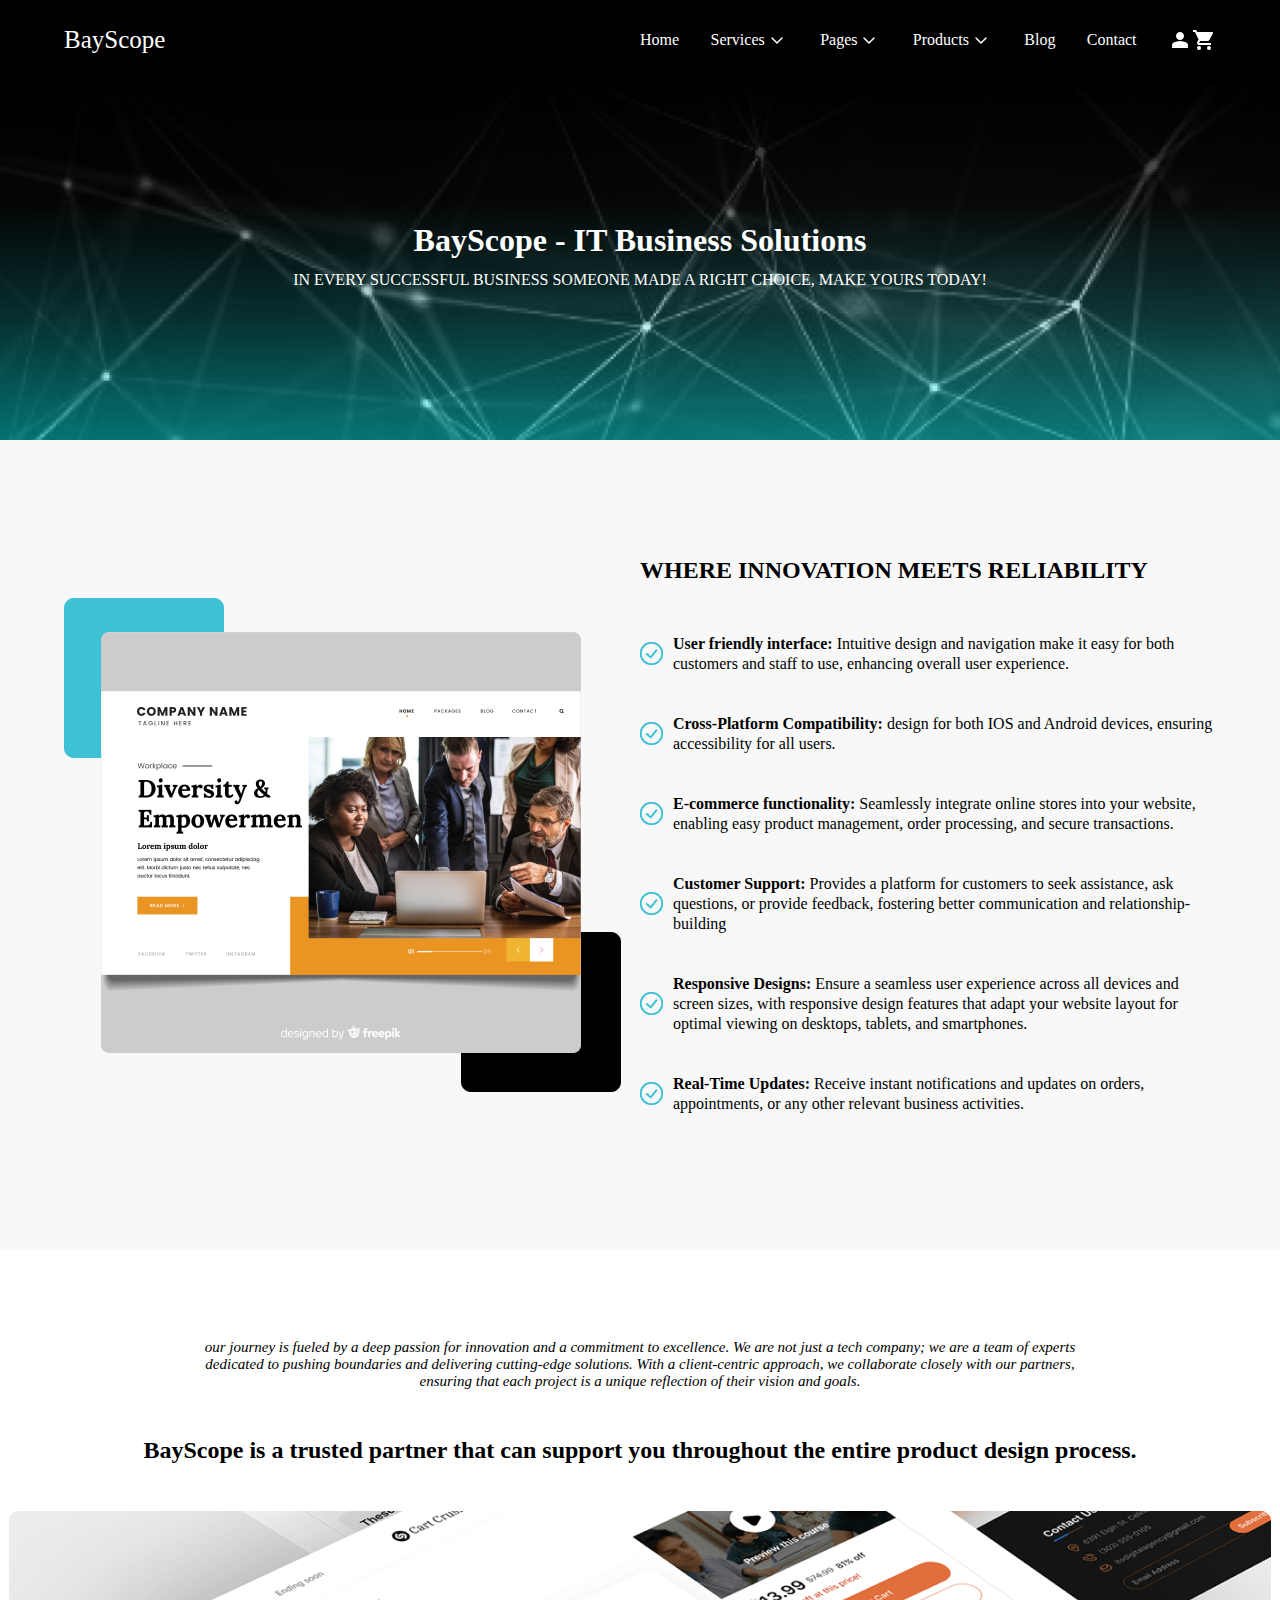
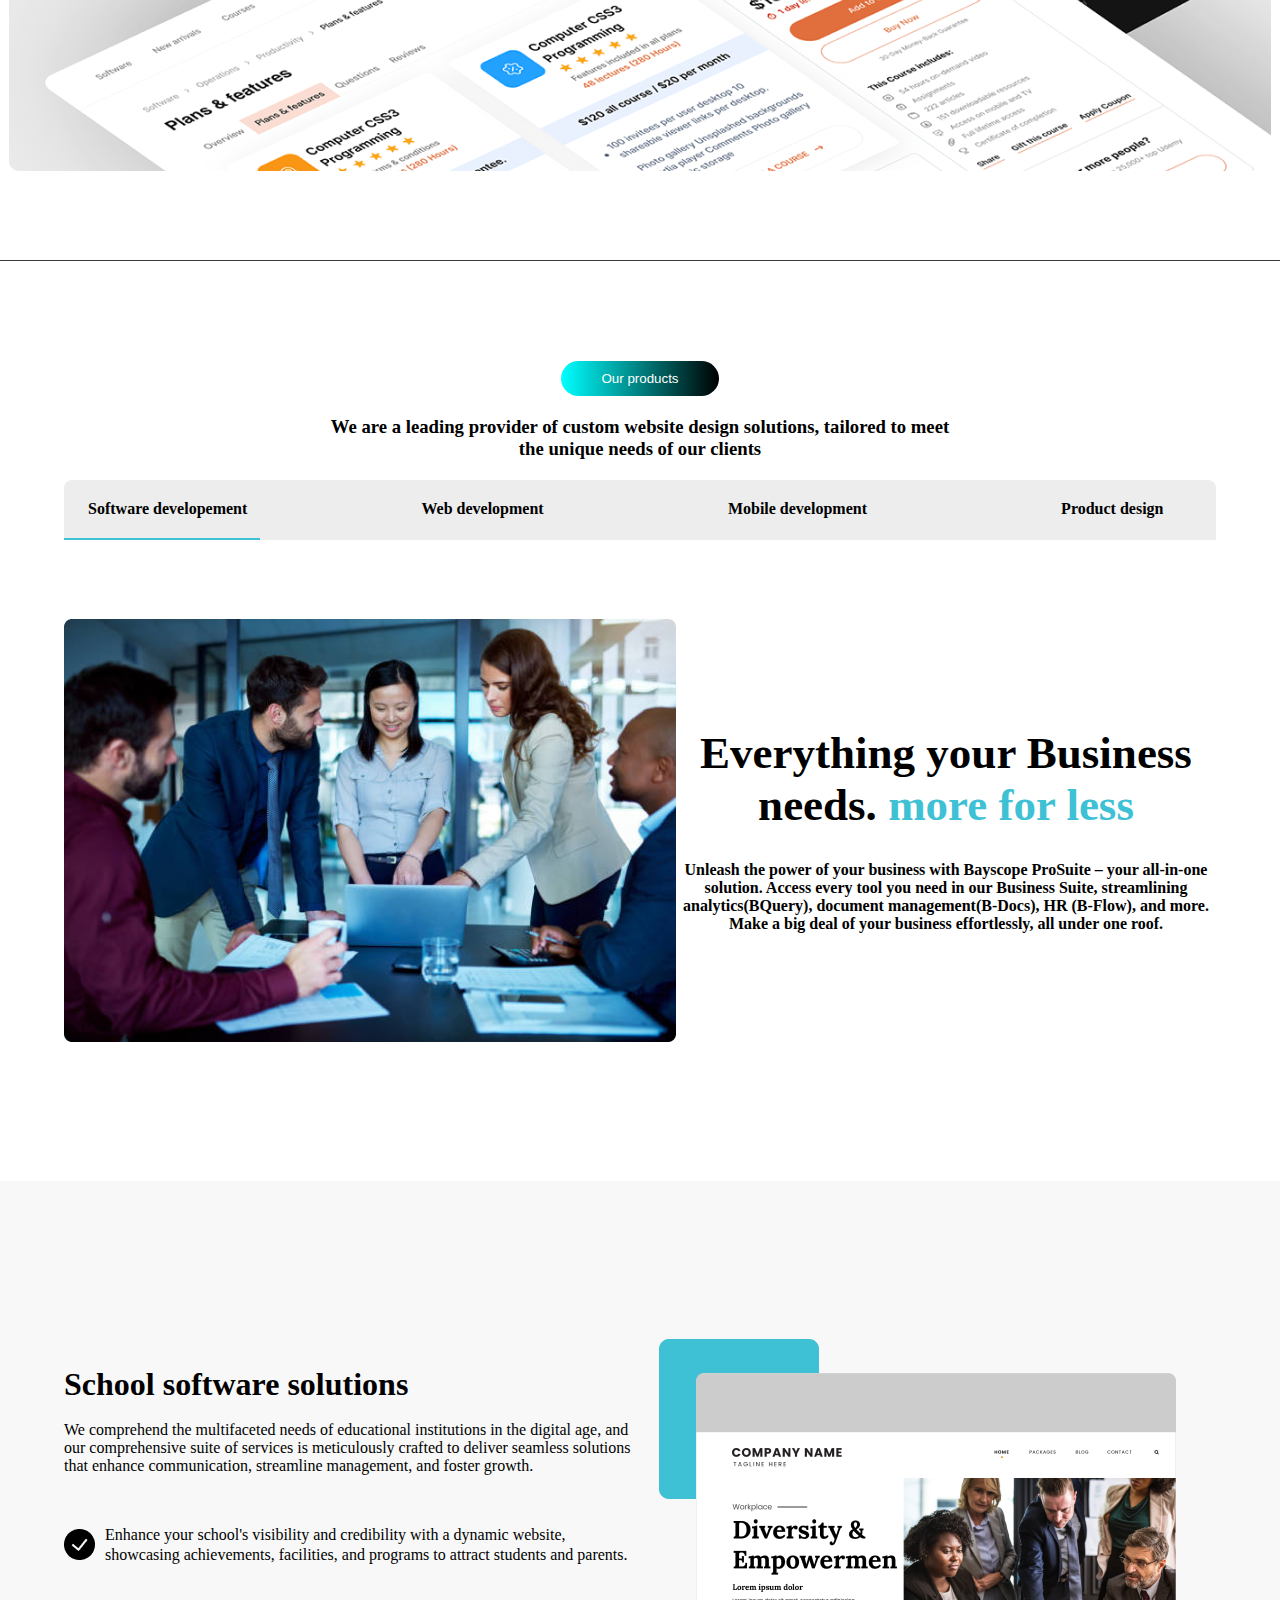
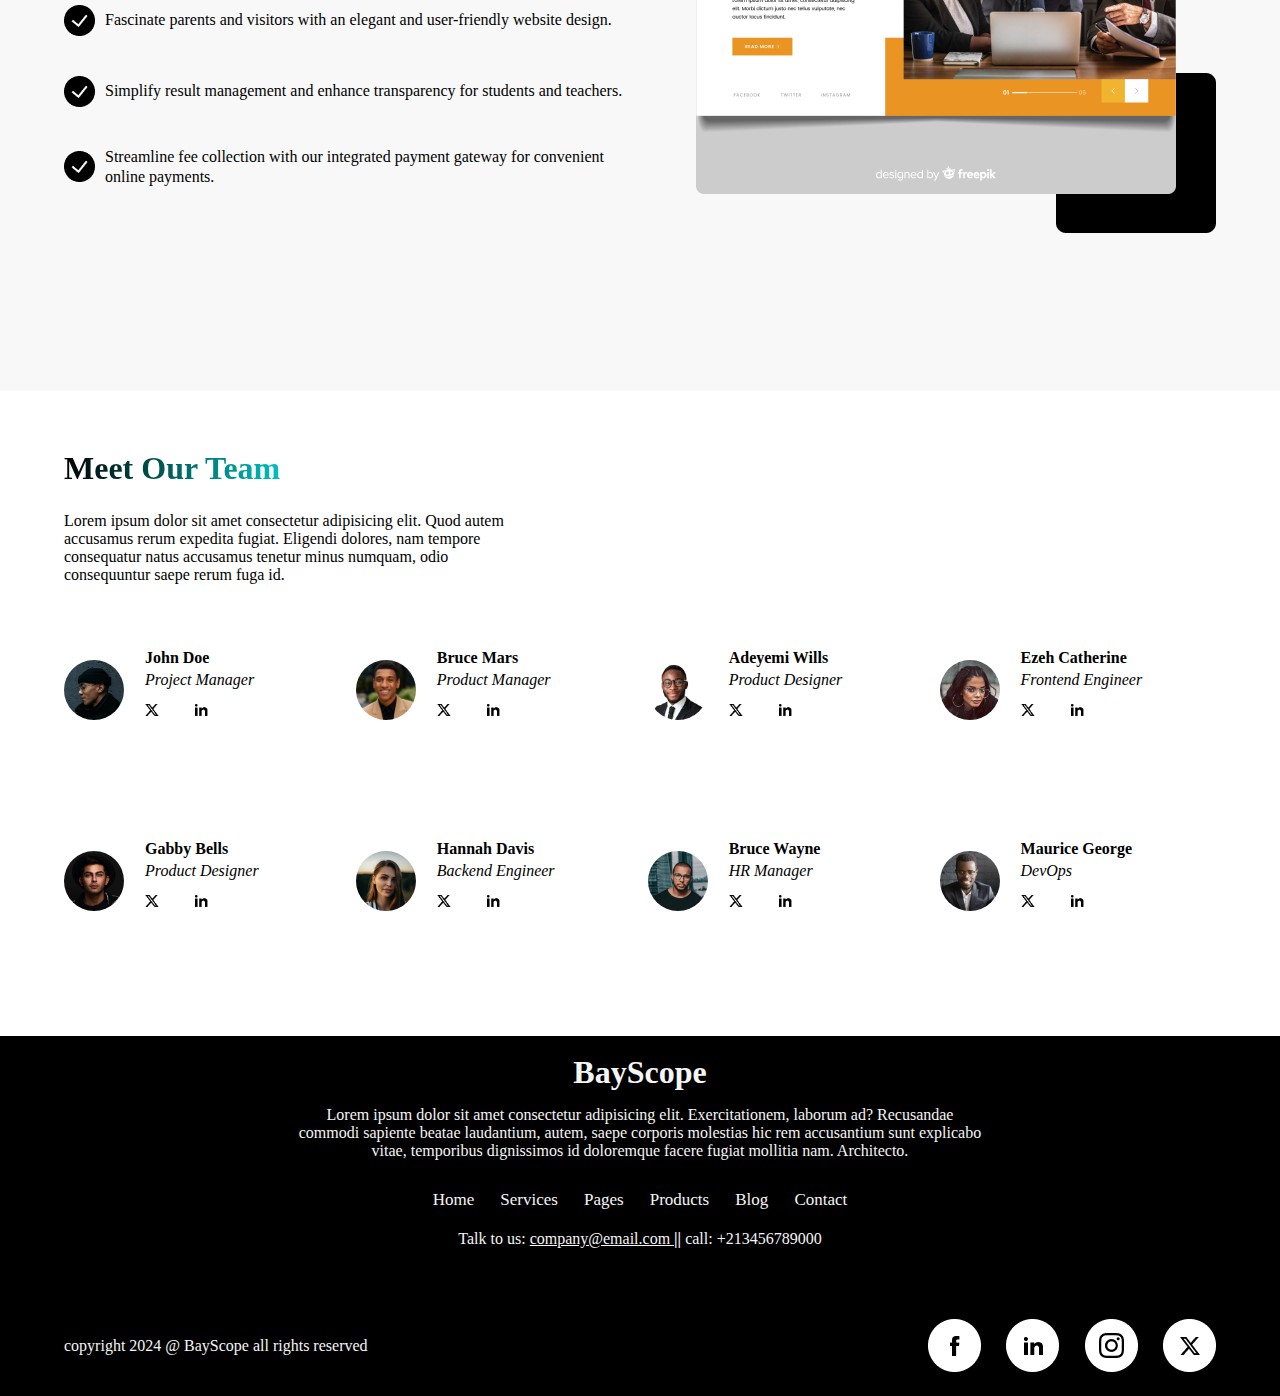
<file: index.html>
<!DOCTYPE html>
<html lang="en">
<head>
    <meta charset="UTF-8">
    <meta http-equiv="X-UA-Compatible" content="IE=edge">
    <meta name="viewport" content="width=device-width, initial-scale=1.0">
    <title>Document</title>
    <link rel="stylesheet" href="./index.css">
</head>
<body>

    <div class="header">
        <div class="wrapper">
            <div class="logo">BayScope</div>
            <div class="navwrap">
                    <span>Home</span>
                    <div class="nav_icon">
                        <span>Services</span>
                        <svg xmlns="http://www.w3.org/2000/svg" width="1.5em" height="1.5em" viewBox="0 0 24 24">
                            <path fill="none" stroke="currentColor" stroke-linecap="round" stroke-linejoin="round" stroke-width="1.5" d="m7 10l5 5l5-5" />
                        </svg>
                        
                    </div>
                    <div class="nav_icon">
                        <span>Pages</span>
                        <svg xmlns="http://www.w3.org/2000/svg" width="1.5em" height="1.5em" viewBox="0 0 24 24">
                            <path fill="none" stroke="currentColor" stroke-linecap="round" stroke-linejoin="round" stroke-width="1.5" d="m7 10l5 5l5-5" />
                        </svg>
                    </div>
                    <div class="nav_icon">
                        <span>Products</span>
                        <svg xmlns="http://www.w3.org/2000/svg" width="1.5em" height="1.5em" viewBox="0 0 24 24">
                            <path fill="none" stroke="currentColor" stroke-linecap="round" stroke-linejoin="round" stroke-width="1.5" d="m7 10l5 5l5-5" />
                        </svg>
                    </div>
                    <span>Blog</span>
                    <span>Contact</span>
                    <div class="nav_icon2">
                        <svg xmlns="http://www.w3.org/2000/svg" width="1.5em" height="1.5em" viewBox="0 0 24 24">
                            <path fill="currentColor" d="M12 12q-1.65 0-2.825-1.175T8 8q0-1.65 1.175-2.825T12 4q1.65 0 2.825 1.175T16 8q0 1.65-1.175 2.825T12 12m-8 8v-2.8q0-.85.438-1.562T5.6 14.55q1.55-.775 3.15-1.162T12 13q1.65 0 3.25.388t3.15 1.162q.725.375 1.163 1.088T20 17.2V20z" />
                        </svg>
                        <svg xmlns="http://www.w3.org/2000/svg" width="1.5em" height="1.5em" viewBox="0 0 24 24">
                            <path fill="currentColor" d="M17 18c-1.11 0-2 .89-2 2a2 2 0 0 0 2 2a2 2 0 0 0 2-2a2 2 0 0 0-2-2M1 2v2h2l3.6 7.59l-1.36 2.45c-.15.28-.24.61-.24.96a2 2 0 0 0 2 2h12v-2H7.42a.25.25 0 0 1-.25-.25c0-.05.01-.09.03-.12L8.1 13h7.45c.75 0 1.41-.42 1.75-1.03l3.58-6.47c.07-.16.12-.33.12-.5a1 1 0 0 0-1-1H5.21l-.94-2M7 18c-1.11 0-2 .89-2 2a2 2 0 0 0 2 2a2 2 0 0 0 2-2a2 2 0 0 0-2-2" />
                        </svg>
                    </div> 

            </div>
        </div>
    </div>

    <div class="mainhero">
        <div class="subhero">
            <h1>BayScope - IT Business Solutions</h1>
            <span>IN EVERY SUCCESSFUL BUSINESS SOMEONE MADE A RIGHT CHOICE, MAKE YOURS TODAY!</span>
        </div>
    </div>

    <div class="section1">
        <div class="section1_wrapper">
            <img src="./Assets/product-design.png" alt="product design">
            <div class="section1_right">
                <h2>WHERE INNOVATION MEETS RELIABILITY</h2>
                <div class="list_wrap">
                    <div class="linewrap">
                        <img src="./Assets/Vector.png" alt="tick">
                        <span><b>User friendly interface:</b> Intuitive design and navigation make it easy for both customers and staff to use, enhancing overall user experience.</span>
                    </div>
                    <div class="linewrap">
                        <img src="./Assets/Vector.png" alt="tick">
                        <span><b>Cross-Platform Compatibility:</b>  design for both IOS and Android devices, ensuring accessibility for all users.</span>
                    </div>
                    <div class="linewrap">
                        <img src="./Assets/Vector.png" alt="tick">
                        <span><b>E-commerce functionality:</b> Seamlessly integrate online stores into your website, enabling easy product management, order processing, and secure transactions.</span>
                    </div>
                    <div class="linewrap">
                        <img src="./Assets/Vector.png" alt="tick">
                        <span><b>Customer Support:</b> Provides a platform for customers to seek assistance, ask questions, or provide feedback, fostering better communication and relationship-building</span>
                    </div>
                    <div class="linewrap">
                        <img src="./Assets/Vector.png" alt="tick">
                        <span><b>Responsive Designs:</b> Ensure a seamless user experience across all devices and screen sizes, with responsive design features that adapt your website layout for optimal viewing on desktops, tablets, and smartphones.</span>
                    </div>
                    <div class="linewrap">
                        <img src="./Assets/Vector.png" alt="tick">
                        <span><b>Real-Time Updates:</b> Receive instant notifications and updates on orders, appointments, or any other relevant business activities.</span>
                    </div>
                </div>
            </div>
        </div>
    </div>

    <div class="section2">
        <p>our journey is fueled by a deep passion for innovation and a commitment to excellence. We are not just a tech company; we are a team of experts dedicated to pushing boundaries and delivering cutting-edge solutions. With a client-centric approach, we collaborate closely with our partners, ensuring that each project is a unique reflection of their vision and goals.</p>
        <h2>BayScope is a trusted partner that can support you throughout the entire product design process.</h2>
        <img src="./Assets/product.png" alt="design">
    </div>

    <div class="section_line"></div>

    <div class="section3">
        <button>Our products</button>
        <h3>We are a leading provider of custom website design solutions, tailored to meet the unique needs of our clients</h3>
        <div class="section3_navigation">
            <div class="section3_header">
                <div class="spanwrap">
                    <span>Software developement</span>
                    <span>Web development</span>
                    <span>Mobile development</span>
                    <span>Product design</span>
                </div>
                <div class="textdecoration"></div>
            </div>
            <div class="section3_hero">
                <img class="section3_heroimage" src="./Assets/landingbusinespage 1.png" alt=""/>
                <div class="section3_herotexts">
                    <h1>Everything your Business needs. <b style="color: #3EC1D5">more for less</b></h1>
                    <strong>Unleash the power of your business with Bayscope ProSuite – your all-in-one solution. Access every tool you need in our Business Suite, streamlining analytics(BQuery), document management(B-Docs), HR (B-Flow), and more. Make a big deal of your business effortlessly, all under one roof.</strong>
                </div>
            </div>
        </div>
    </div>

    <div class="section1">
        <div class="section1_wrapper" style="flex-direction: row-reverse">
            <img src="./Assets/product-design.png" alt="product design">
            <div class="section1_right">
                <h1>School software solutions</h1>
                <br/>
                <p>We comprehend the multifaceted needs of educational institutions in the digital age, and our comprehensive suite of services is meticulously crafted to deliver seamless solutions that enhance communication, streamline management, and foster growth.</p>
                <div class="list_wrap">
                    <div class="linewrap">
                        <img src="./Assets/teenyicons_tick-circle-solid.png" alt="tick">
                        <span>Enhance your school's visibility and credibility with a dynamic website, showcasing achievements, facilities, and programs to attract students and parents.</span>
                    </div>
                    <div class="linewrap">
                        <img src="./Assets/teenyicons_tick-circle-solid.png" alt="tick">
                        <span>Fascinate parents and visitors with an elegant and user-friendly website design.</span>
                    </div>
                    <div class="linewrap">
                        <img src="./Assets/teenyicons_tick-circle-solid.png" alt="tick">
                        <span>Simplify result management and enhance transparency for students and teachers.</span>
                    </div>
                    <div class="linewrap">
                        <img src="./Assets/teenyicons_tick-circle-solid.png" alt="tick">
                        <span>Streamline fee collection with our integrated payment gateway for convenient online payments.</span>
                    </div>
                </div>
            </div>
        </div>
    </div>

    <div class="teamsection">
        <div class="teamsection_wrapper">
            <h1>Meet Our Team</h1>
            <p>Lorem ipsum dolor sit amet consectetur adipisicing elit. Quod autem accusamus rerum expedita fugiat. Eligendi dolores, nam tempore consequatur natus accusamus tenetur minus numquam, odio consequuntur saepe rerum fuga id.</p>
            <div class="team_card_wrap">
                <div class="teamcard">
                    <img src="./Assets/bruce-mars.jpg" alt="teamimage"/>
                    <div class="text_wrap">
                        <h4>John Doe</h4>
                        <span>Project Manager</span>
                        <div class="socials_wrap">
                            <img src="./Assets/twitter.png" alt="twitter">
                            <img src="./Assets/linkedin.png" alt="linkedin">
                        </div>
                    </div>
                </div>
                <div class="teamcard">
                    <img src="./Assets/business-man-banner-concept-with-copy-space.jpg" alt="teamimage"/>
                    <div class="text_wrap">
                        <h4>Bruce Mars</h4>
                        <span>Product Manager</span>
                        <div class="socials_wrap">
                            <img src="./Assets/twitter.png" alt="twitter">
                            <img src="./Assets/linkedin.png" alt="linkedin">
                        </div>
                    </div>
                </div>
                <div class="teamcard">
                    <img src="./Assets/client2.jpg" alt="teamimage"/>
                    <div class="text_wrap">
                        <h4>Adeyemi Wills</h4>
                        <span>Product Designer</span>
                        <div class="socials_wrap">
                            <img src="./Assets/twitter.png" alt="twitter">
                            <img src="./Assets/linkedin.png" alt="linkedin">
                        </div>
                    </div>
                </div>
                <div class="teamcard">
                    <img src="./Assets/marie.jpg" alt="teamimage"/>
                    <div class="text_wrap">
                        <h4>Ezeh Catherine</h4>
                        <span>Frontend Engineer</span>
                        <div class="socials_wrap">
                            <img src="./Assets/twitter.png" alt="twitter">
                            <img src="./Assets/linkedin.png" alt="linkedin">
                        </div>
                    </div>
                </div>
                <div class="teamcard">
                    <img src="./Assets/team-4.jpg" alt="teamimage"/>
                    <div class="text_wrap">
                        <h4>Gabby Bells</h4>
                        <span>Product Designer</span>
                        <div class="socials_wrap">
                            <img src="./Assets/twitter.png" alt="twitter">
                            <img src="./Assets/linkedin.png" alt="linkedin">
                        </div>
                    </div>
                </div>
                <div class="teamcard">
                    <img src="./Assets/backend-engineer.jpg" alt="teamimage"/>
                    <div class="text_wrap">
                        <h4>Hannah Davis</h4>
                        <span>Backend Engineer</span>
                        <div class="socials_wrap">
                            <img src="./Assets/twitter.png" alt="twitter">
                            <img src="./Assets/linkedin.png" alt="linkedin">
                        </div>
                    </div>
                </div>
                <div class="teamcard">
                    <img src="./Assets/ivana-square.jpg" alt="teamimage"/>
                    <div class="text_wrap">
                        <h4>Bruce Wayne</h4>
                        <span>HR Manager</span>
                        <div class="socials_wrap">
                            <img src="./Assets/twitter.png" alt="twitter">
                            <img src="./Assets/linkedin.png" alt="linkedin">
                        </div>
                    </div>
                </div>
                <div class="teamcard">
                    <img src="./Assets/portrait-confident-successful-young-african-american-businessman-wearing-stylish-glasses.jpg" alt="teamimage"/>
                    <div class="text_wrap">
                        <h4>Maurice George</h4>
                        <span>DevOps</span>
                        <div class="socials_wrap">
                            <img src="./Assets/twitter.png" alt="twitter">
                            <img src="./Assets/linkedin.png" alt="linkedin">
                        </div>
                    </div>
                </div>
            </div>
        </div>
    </div>

    <div class="footer">
        <div class="footer_wrapper">
            <div class="top_footer">
                <h1>BayScope</h1>
                <p>Lorem ipsum dolor sit amet consectetur adipisicing elit. Exercitationem, laborum ad? Recusandae commodi sapiente beatae laudantium, autem, saepe corporis molestias hic rem accusantium sunt explicabo vitae, temporibus dignissimos id doloremque facere fugiat mollitia nam. Architecto.</p>
                <div class="footer_navs">
                    <span>Home</span>
                    <span>Services</span>
                    <span>Pages</span>
                    <span>Products</span>
                    <span>Blog</span>
                    <span>Contact</span>
                </div>
                <div class="contact_info">
                    <span>Talk to us: <a href="#">company@email.com </a> <b>||</b> call: +213456789000</span>
                </div>
            </div>
            <div class="down_footer">
                <span>copyright 2024 @ BayScope all rights reserved</span>
                <div class="footer_socials">
                    <img src="./Assets/facebook.png" alt="facebook"/>
                    <img src="./Assets/linkedin.png" alt="linkedin"/>
                    <img src="./Assets/instagram.png" alt="instagram">
                    <img src="./Assets//twitter.png" alt="twitter">
                </div>
            </div>
        </div>
    </div>
</body>
</html>
</file>
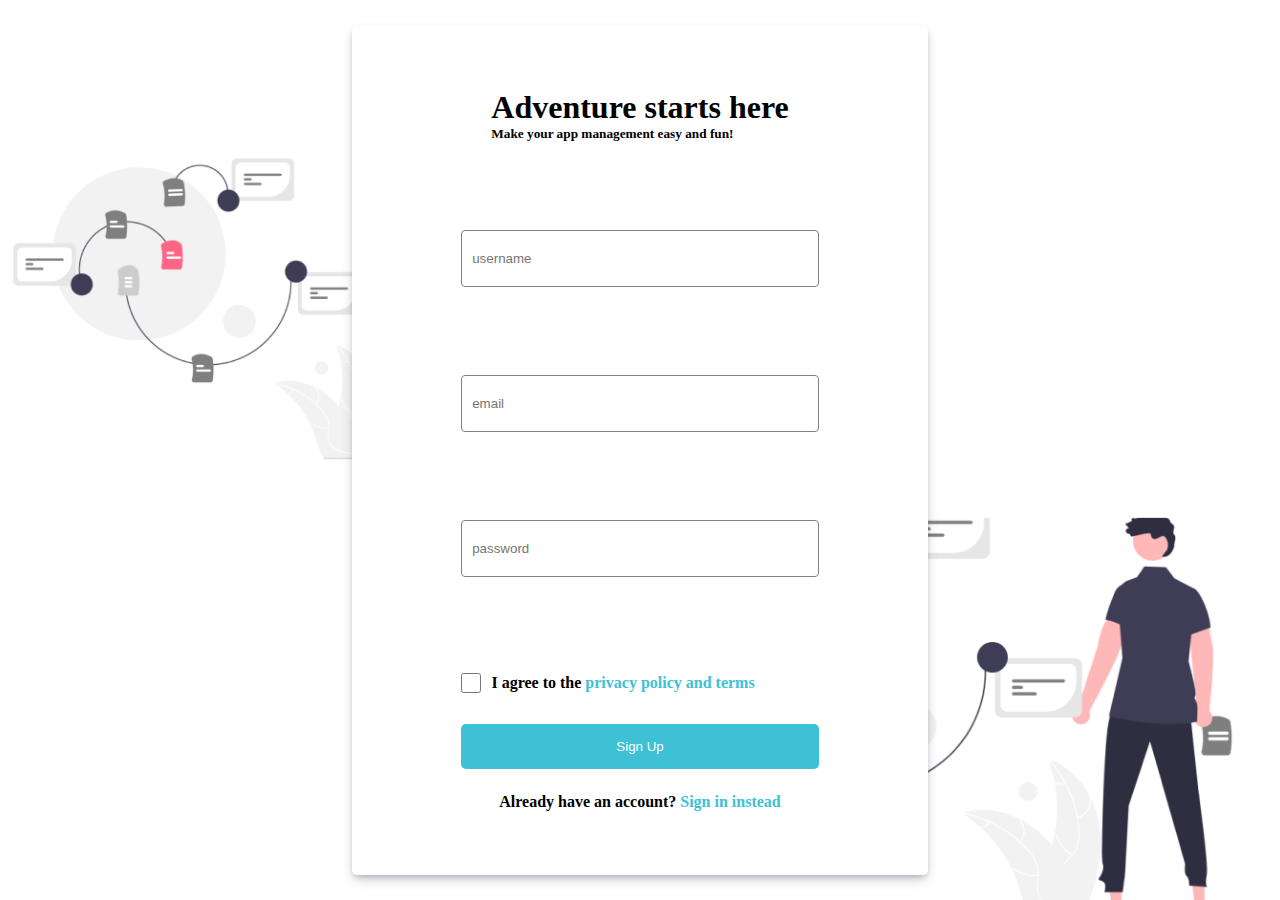
<file: Auth/Login.html>
<!DOCTYPE html>
<html lang="en">
<head>
    <meta charset="UTF-8">
    <meta name="viewport" content="width=device-width, initial-scale=1.0">
    <title>Document</title>
    <link rel="stylesheet" href="./Auth.css">
</head>
<body>
    <div class="login-maincontainer">
        <div class="login-card">
            <div class="title-wrap">
                <h1>Adventure starts here</h1>
                <h5>Make your app management easy and fun!</h5>
            </div>
            <input class="auth-input" type="text" placeholder="username">
            <input class="auth-input" type="email" placeholder="email">
            <input class="auth-input" type="password" placeholder="password">
            <div class="navs-wrap">
                <div class="agree-to-terms">
                    <input type="checkbox">
                    <b>I agree to the <span style="color: #3EC1D5">privacy policy and terms</span></b>
                </div>
                <button>Sign Up</button>
                <b>Already have an account? <span style="color: #3EC1D5; cursor: pointer;"> Sign in instead</span></b>
            </div>
        </div>
    </div>
</body>
</html>
</file>
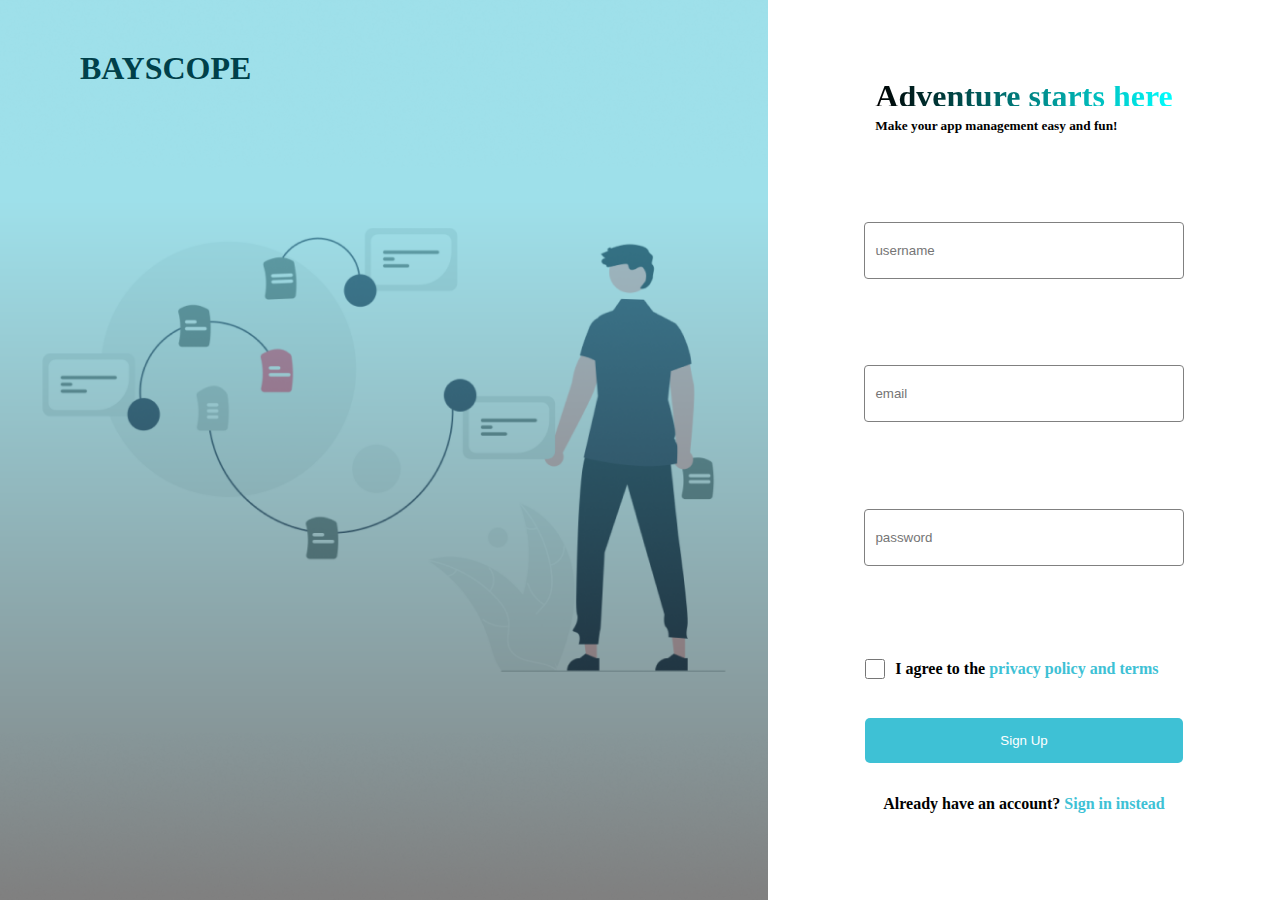
<file: Auth/Register.html>
<!DOCTYPE html>
<html lang="en">
<head>
    <meta charset="UTF-8">
    <meta name="viewport" content="width=device-width, initial-scale=1.0">
    <title>Document</title>
    <link rel="stylesheet" href="./Auth.css">
</head>
<body>
    <div class="maincontainer">
        <div class="illustration-container">
            <h1>BAYSCOPE</h1>
        </div>
        <div class="right-texts-container">
            <div class="title-wrap">
                <h1>Adventure starts here</h1>
                <h5>Make your app management easy and fun!</h5>
            </div>
            <input class="auth-input" type="text" placeholder="username">
            <input class="auth-input" type="email" placeholder="email">
            <input class="auth-input" type="password" placeholder="password">
            <div class="navs-wrap">
                <div class="agree-to-terms">
                    <input type="checkbox">
                    <b>I agree to the <span style="color: #3EC1D5">privacy policy and terms</span></b>
                </div>
                <button>Sign Up</button>
                <b>Already have an account? <span style="color: #3EC1D5; cursor: pointer;"> Sign in instead</span></b>
            </div>
        </div>
    </div>
</body>
</html>
</file>
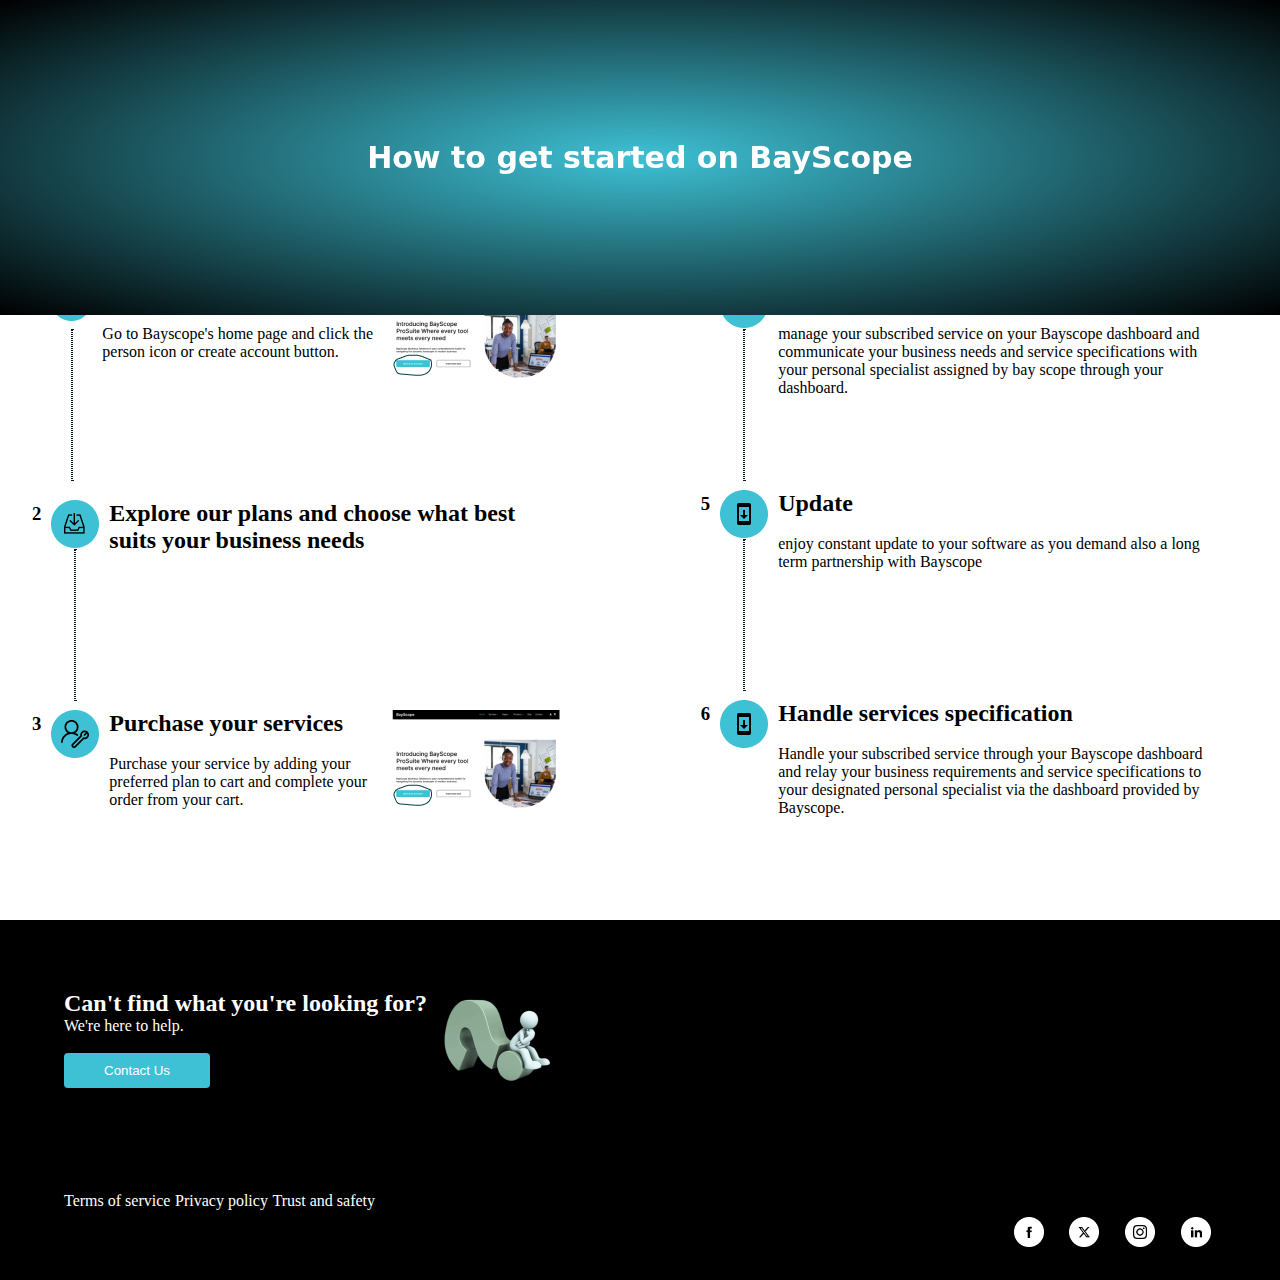
<file: Get started/getStarted.html>
<!DOCTYPE html>
<html lang="en">
<head>
    <meta charset="UTF-8">
    <meta name="viewport" content="width=device-width, initial-scale=1.0">
    <title>How to get started on Bayscope</title>
    <link rel="stylesheet" href="./getstarted.css">
</head>
<body>
    <div class="getstarted_hero_section">
        <h1>How to get started on BayScope</h1>
    </div>

    <div class="how-to-get-started">
        <div class="how-to-get-started-wrapper">
            <div class="left-get-started">

                <div class="each-get-started">
                    <h3 style="margin: 3px 0 0 0">1</h3>
                    <div class="circle-linehold">
                            <img src="../Assets/signup.png" alt="icon">
                        <div class="dotted-line"></div>
                    </div>
                    <div class="text-wrap">
                        <h2>Sign up with Baycope</h2>
                        <br/>
                        <p>Go to Bayscope's home page and click the person icon or create account button.</p>
                        <img class="mobile-page" src="../Assets/page.png" alt="page">
                    </div>
                    <img class="page" src="../Assets/page.png" alt="page">
                </div>
                <div style="margin: 10px 0 0 0" class="each-get-started">
                    <h3 style="margin: 3px 0 0 0">2</h3>
                    <div class="circle-linehold">
                            <img src="../Assets/explore.png" alt="icon">
                        <div class="dotted-line"></div>
                    </div>
                    <div style="width: 80%" class="text-wrap">
                        <h2 >Explore our plans and choose what best suits your business needs</h2>
                        <br/>
                        <!-- <p>Go to Bayscope's home page and click the person icon or create account button.</p> -->
                    </div>
                </div>
                <div class="each-get-started">
                    <h3 style="margin: 3px 0 0 0">3</h3>
                    <div class="circle-linehold">
                            <img src="../Assets/service.png" alt="icon">
                        <div class="dotted-linemedia"></div>
                    </div>
                    <div class="text-wrap">
                        <h2>Purchase your services</h2>
                        <br/>
                        <p>Purchase your service by adding your preferred plan to cart  and complete your order from your cart.</p>
                    </div>
                    <img class="page" src="../Assets/page.png" alt="page">
                </div>

            </div>
            <div class="right-get-started">
                <div class="each-get-started">
                    <h3 style="margin: 3px 0 0 0">4</h3>
                    <div class="circle-linehold">
                            <img src="../Assets/explore.png" alt="icon">
                        <div class="dotted-line"></div>
                    </div>
                    <div style="width: 80%" class="text-wrap">
                        <h2>manage subscribed services</h2>
                        <br/>
                        <p>manage your subscribed  service on your Bayscope dashboard and communicate your business needs and service specifications with your personal specialist assigned by bay scope  through your dashboard.</p>
                    </div>
                </div>
                <div class="each-get-started">
                    <h3 style="margin: 3px 0 0 0">5</h3>
                    <div class="circle-linehold">
                            <img src="../Assets/update.png" alt="icon">
                        <div class="dotted-line"></div>
                    </div>
                    <div style="width: 80%" class="text-wrap">
                        <h2>Update</h2>
                        <br/>
                        <p>enjoy constant update to your software as you demand also a long term partnership with Bayscope</p>
                    </div>
                </div>
                <div class="each-get-started">
                    <h3 style="margin: 3px 0 0 0">6</h3>
                    <div class="circle-linehold">
                            <img src="../Assets/update.png" alt="icon">
                        <!-- <div class="dotted-line"></div> -->
                    </div>
                    <div style="width: 80%" class="text-wrap">
                        <h2>Handle services specification</h2>
                        <br/>
                        <p>Handle your subscribed service through your Bayscope dashboard and relay your business requirements and service specifications to your designated personal specialist via the dashboard provided by Bayscope.</p>
                    </div>
                </div>
            </div>
        </div>
    </div>

    <div class="footer">
        <div class="footer-wrapper">
            <div class="left-foot">
                <div class="top-left">
                    <div class="foot-text">
                        <h2>Can't find what you're looking for?</h2>
                        <span>We're here to help.</span>
                        <br/>
                        <br/>
                        <button>Contact Us</button>
                    </div>
                    <img src="../Assets/faq.png" alt="faq">
                </div>
                <div class="span-hold">
                    <span>Terms of service</span>
                    <span>Privacy policy</span>
                    <span>Trust and safety</span>
                </div>
            </div>
        <div class="right-foot">
            <div class="right-foot-wrap">
                <img style="width: 30px; height: 30px; margin: 0 5px" src="../Assets/facebook.png" alt="facebook">
                <img style="width: 30px; height: 30px; margin: 0 5px" src="../Assets/twitter.png" alt="twitter">
                <img style="width: 30px; height: 30px; margin: 0 5px" src="../Assets/instagram.png" alt="instagram">
                <img style="width: 30px; height: 30px; margin: 0 5px" src="../Assets/linkedin.png" alt="linkedin">
            </div>
        </div>
        </div>
    </div>

</body>
</html>
</file>
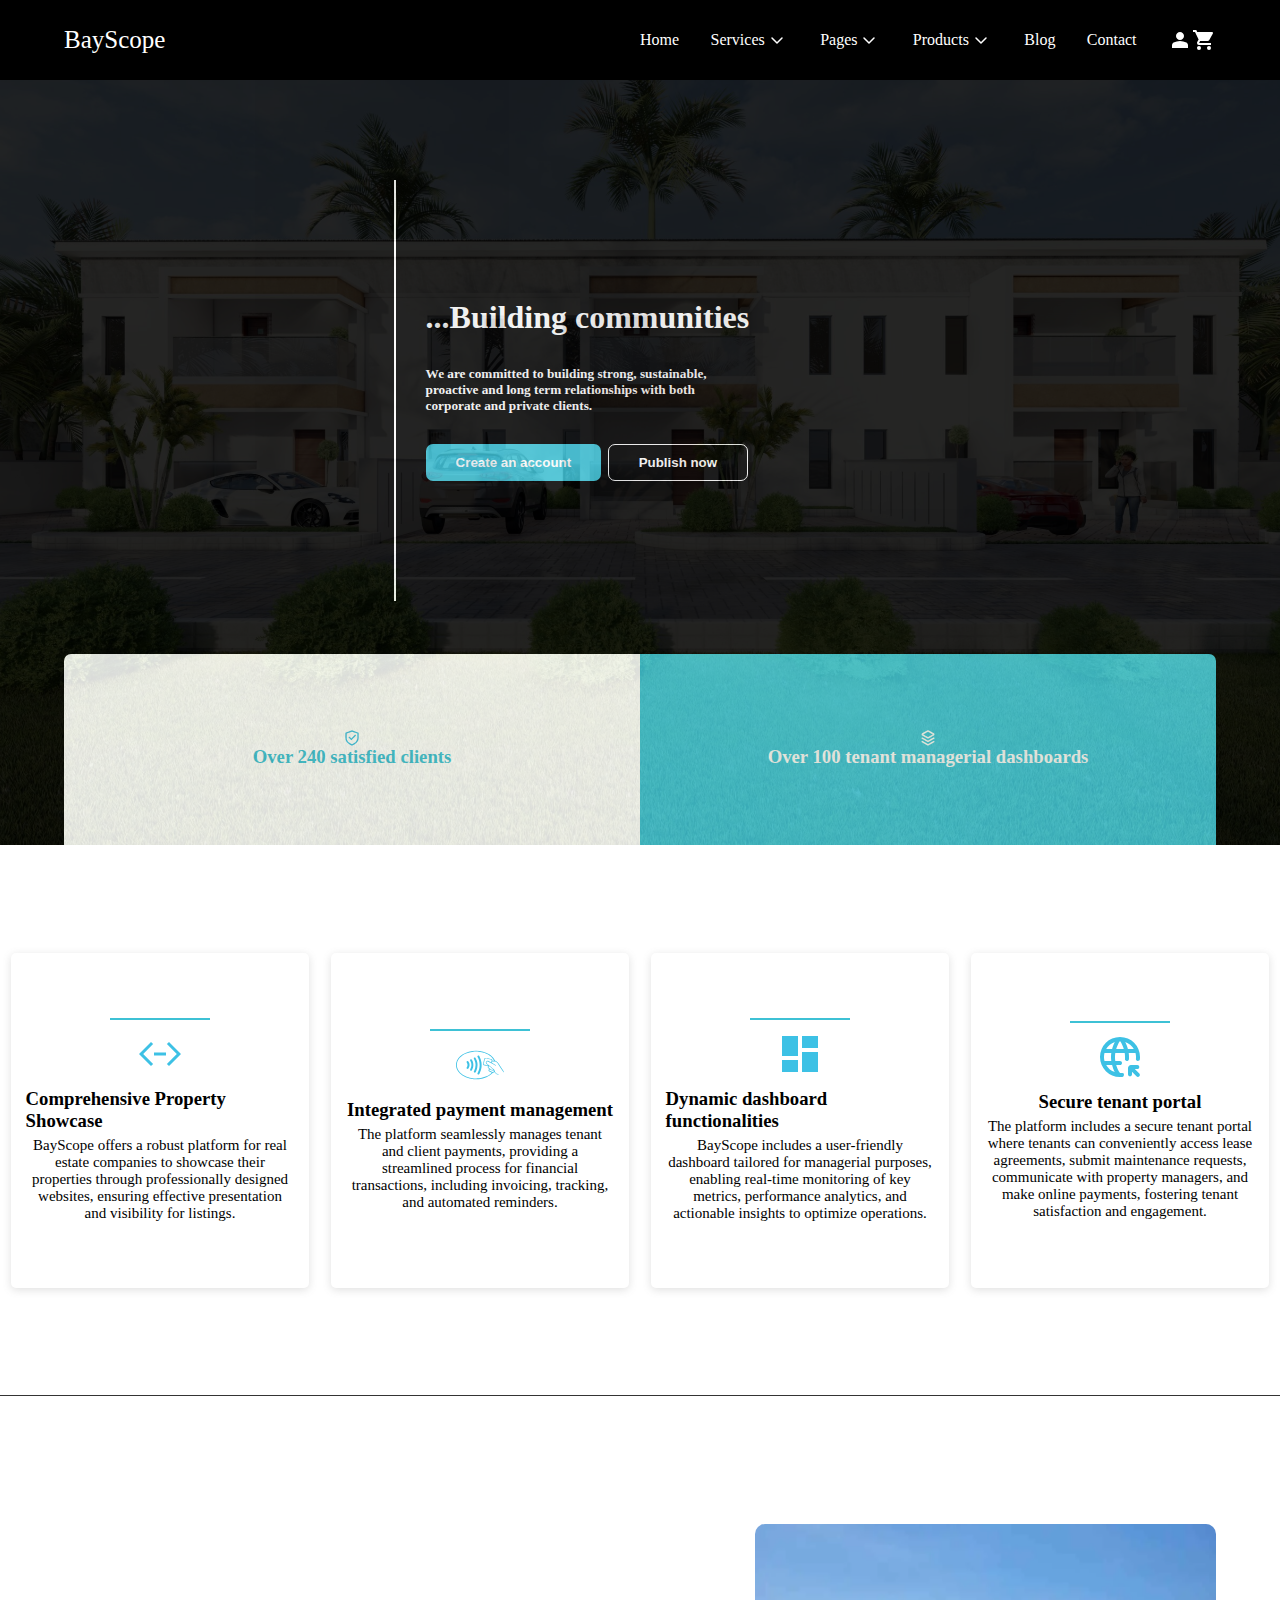
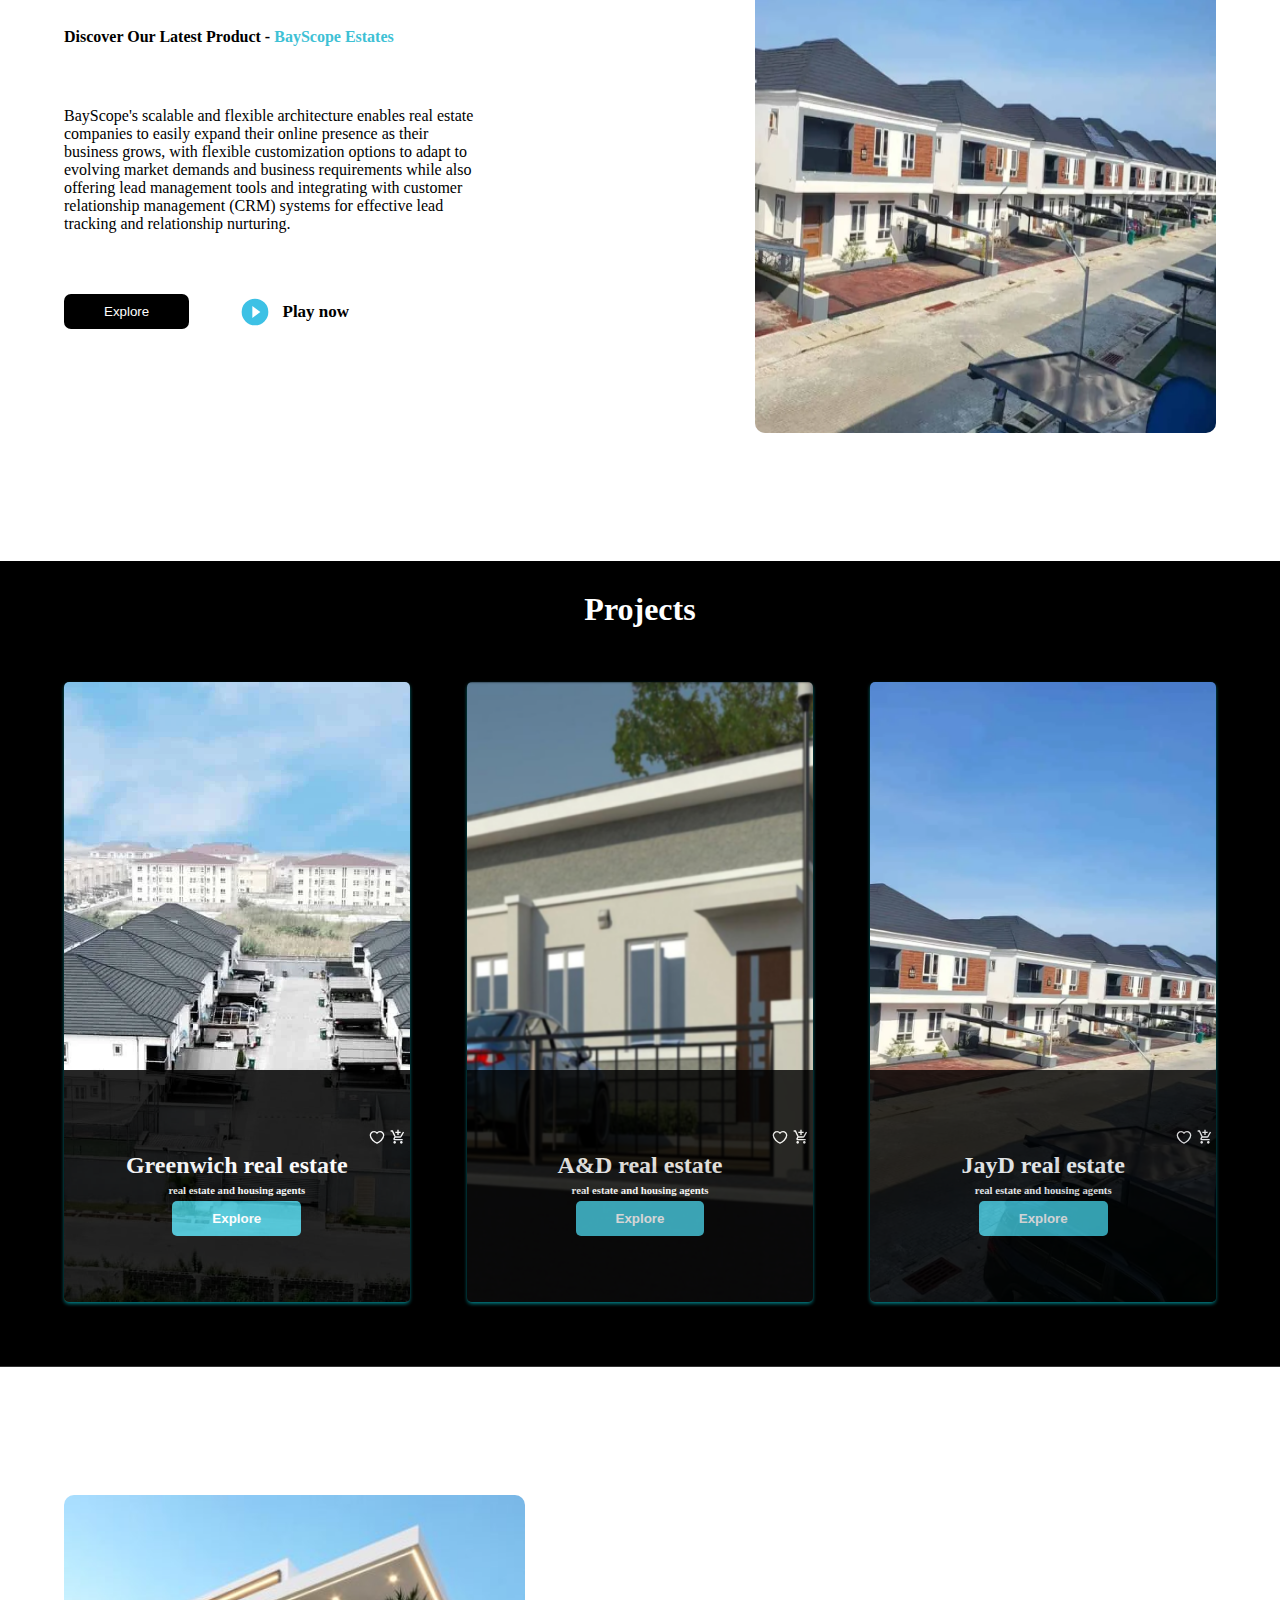
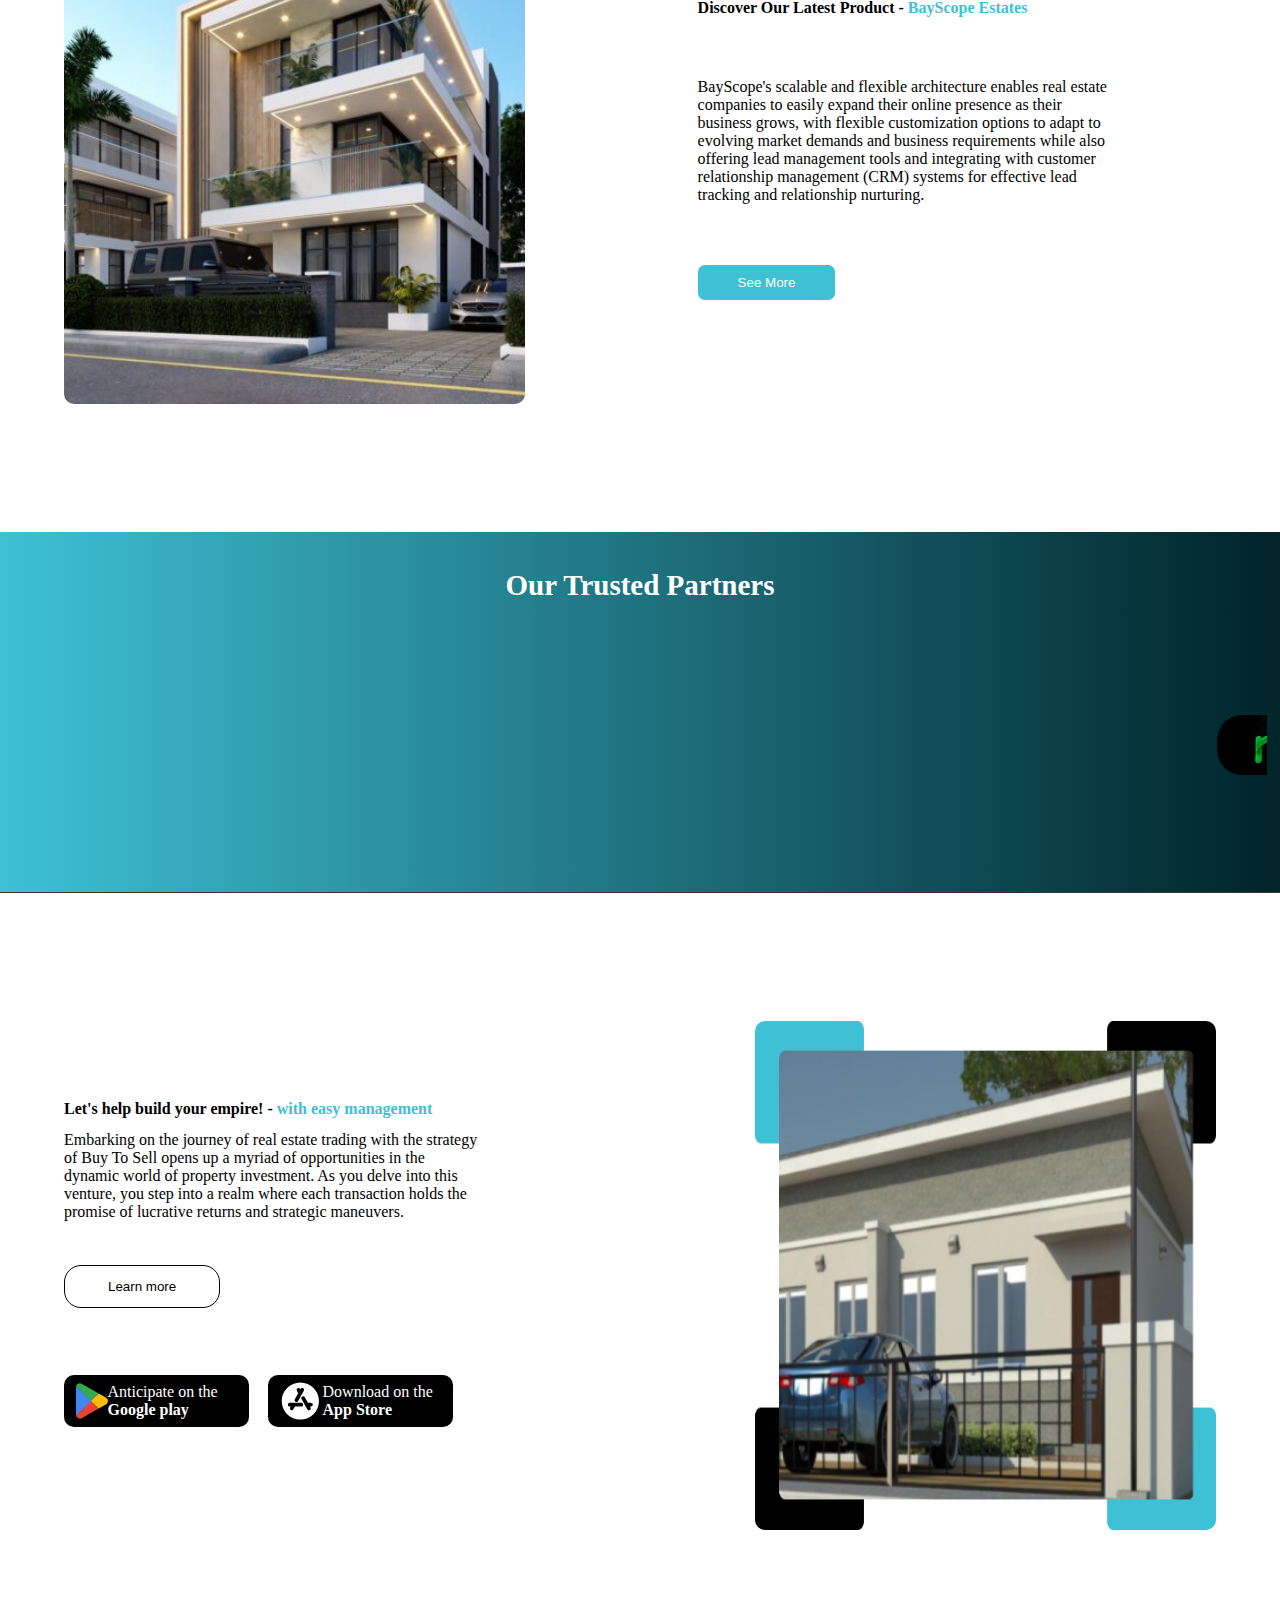
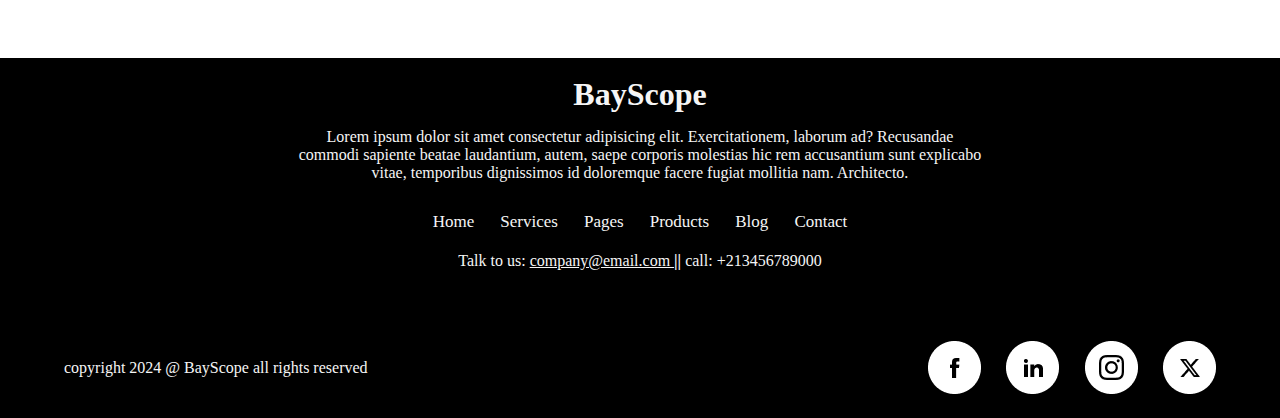
<file: Real Estate/estate.html>
<!DOCTYPE html>
<html lang="en">
<head>
    <meta charset="UTF-8">
    <meta name="viewport" content="width=device-width, initial-scale=1.0">
    <title>Real Estate</title>
    <link rel="stylesheet" href="./estate.css">
</head>
<body>
    <div class="header">
        <div class="wrapper">
            <div class="logo">BayScope</div>
            <div class="navwrap">
                    <span>Home</span>
                    <div class="nav_icon">
                        <span>Services</span>
                        <svg xmlns="http://www.w3.org/2000/svg" width="1.5em" height="1.5em" viewBox="0 0 24 24">
                            <path fill="none" stroke="currentColor" stroke-linecap="round" stroke-linejoin="round" stroke-width="1.5" d="m7 10l5 5l5-5" />
                        </svg>
                        
                    </div>
                    <div class="nav_icon">
                        <span>Pages</span>
                        <svg xmlns="http://www.w3.org/2000/svg" width="1.5em" height="1.5em" viewBox="0 0 24 24">
                            <path fill="none" stroke="currentColor" stroke-linecap="round" stroke-linejoin="round" stroke-width="1.5" d="m7 10l5 5l5-5" />
                        </svg>
                    </div>
                    <div class="nav_icon">
                        <span>Products</span>
                        <svg xmlns="http://www.w3.org/2000/svg" width="1.5em" height="1.5em" viewBox="0 0 24 24">
                            <path fill="none" stroke="currentColor" stroke-linecap="round" stroke-linejoin="round" stroke-width="1.5" d="m7 10l5 5l5-5" />
                        </svg>
                    </div>
                    <span>Blog</span>
                    <span>Contact</span>
                    <div class="nav_icon2">
                        <svg xmlns="http://www.w3.org/2000/svg" width="1.5em" height="1.5em" viewBox="0 0 24 24">
                            <path fill="currentColor" d="M12 12q-1.65 0-2.825-1.175T8 8q0-1.65 1.175-2.825T12 4q1.65 0 2.825 1.175T16 8q0 1.65-1.175 2.825T12 12m-8 8v-2.8q0-.85.438-1.562T5.6 14.55q1.55-.775 3.15-1.162T12 13q1.65 0 3.25.388t3.15 1.162q.725.375 1.163 1.088T20 17.2V20z" />
                        </svg>
                        <svg xmlns="http://www.w3.org/2000/svg" width="1.5em" height="1.5em" viewBox="0 0 24 24">
                            <path fill="currentColor" d="M17 18c-1.11 0-2 .89-2 2a2 2 0 0 0 2 2a2 2 0 0 0 2-2a2 2 0 0 0-2-2M1 2v2h2l3.6 7.59l-1.36 2.45c-.15.28-.24.61-.24.96a2 2 0 0 0 2 2h12v-2H7.42a.25.25 0 0 1-.25-.25c0-.05.01-.09.03-.12L8.1 13h7.45c.75 0 1.41-.42 1.75-1.03l3.58-6.47c.07-.16.12-.33.12-.5a1 1 0 0 0-1-1H5.21l-.94-2M7 18c-1.11 0-2 .89-2 2a2 2 0 0 0 2 2a2 2 0 0 0 2-2a2 2 0 0 0-2-2" />
                        </svg>
                    </div> 

            </div>
        </div>
    </div>
    <div class="herosection">
        <div class="herosection-wrapper">
            <div class="hero-topdiv">
                <div class="line"></div>
                <div class="text-wrap">
                    <h1>...Building communities</h1>
                    <h5>We are committed to building strong, sustainable, <br/> proactive and long term relationships with both<br/> corporate and private clients.</h5>
                    <div class="button-wrap">
                        <button class="btn-1">Create an account</button>
                        <button class="btn-2">Publish now</button>
                    </div>
                </div>
            </div>
            <div class="hero-downdiv">
                <div class="left-box">
                    <svg xmlns="http://www.w3.org/2000/svg" width="1em" height="1em" viewBox="0 0 24 24"><path fill="#3dc1e5" d="m12 .44l10 3.5V12c0 4.127-2.533 7.012-4.896 8.803a19.744 19.744 0 0 1-4.65 2.595a6.99 6.99 0 0 1-.087.033l-.025.009l-.007.002l-.003.001c-.001 0-.002 0-.332-.943l-.331.944h-.001l-.003-.002l-.007-.002l-.025-.01a12.165 12.165 0 0 1-.398-.155a19.749 19.749 0 0 1-4.34-2.473C4.535 19.013 2 16.128 2 12.001V3.94zm0 22.06l-.331.944l.331.116l.331-.116zm0-1.072l.009-.004a17.755 17.755 0 0 0 3.887-2.215C18.034 17.59 20 15.223 20 12V5.36l-8-2.8l-8 2.8V12c0 3.223 1.966 5.588 4.104 7.21A17.75 17.75 0 0 0 12 21.428m6.072-13.085l-7.071 7.071l-4.243-4.242l1.415-1.415L11 12.586l5.657-5.657z"/></svg>
                    <h3>Over 240 satisfied clients</h3>
                </div>
                <div class="right-box">
                    <svg xmlns="http://www.w3.org/2000/svg" width="1em" height="1em" viewBox="0 0 16 16"><path fill="currentColor" d="M7.122.392a1.75 1.75 0 0 1 1.756 0l5.003 2.902c.83.481.83 1.68 0 2.162L8.878 8.358a1.75 1.75 0 0 1-1.756 0L2.119 5.456a1.251 1.251 0 0 1 0-2.162ZM8.125 1.69a.248.248 0 0 0-.25 0l-4.63 2.685l4.63 2.685a.248.248 0 0 0 .25 0l4.63-2.685ZM1.601 7.789a.75.75 0 0 1 1.025-.273l5.249 3.044a.248.248 0 0 0 .25 0l5.249-3.044a.75.75 0 0 1 .752 1.298l-5.248 3.044a1.75 1.75 0 0 1-1.756 0L1.874 8.814A.75.75 0 0 1 1.6 7.789Zm0 3.5a.75.75 0 0 1 1.025-.273l5.249 3.044a.248.248 0 0 0 .25 0l5.249-3.044a.75.75 0 0 1 .752 1.298l-5.248 3.044a1.75 1.75 0 0 1-1.756 0l-5.248-3.044a.75.75 0 0 1-.273-1.025"/></svg>
                    <h3>Over 100 tenant managerial dashboards</h3>
                </div>
            </div>
        </div>
    </div>
    <div class="mid-card-wrap">
        <div class="mid-cards">
            <div class="card-line"></div>
            <svg style="margin: 10px 0" xmlns="http://www.w3.org/2000/svg" width="3em" height="3em" viewBox="0 0 32 32"><path fill="#3dc1e5" d="m30 16l-8 8l-1.4-1.4l6.6-6.6l-6.6-6.6L22 8zm-18-1h8v2h-8zM2 16l8-8l1.4 1.4L4.8 16l6.6 6.6L10 24z"/></svg>
            <h3 class="title">Comprehensive Property Showcase</h3>
            <p>BayScope offers a robust platform for real estate companies to showcase their properties through professionally designed websites, ensuring effective presentation and visibility for listings.</p>
        </div>

        <div class="mid-cards">
            <div class="card-line"></div>
            <svg style="margin: 10px 0" xmlns="http://www.w3.org/2000/svg" width="3rem" height="3rem" viewBox="0 0 24 24"><path fill="#3dc1e5" d="M8.878 19.1c-2.861-.25-5.385-1.312-7.03-2.954c-.936-.936-1.504-1.952-1.76-3.149c-.118-.544-.117-1.448 0-1.997c.357-1.664 1.433-3.12 3.126-4.23c3.862-2.533 9.778-2.52 13.604.03c.508.338.836.607 1.296 1.06c.58.573.988 1.142 1.418 1.98c.016.03.095.07.176.086c.27.056.633.268.924.54c.226.21.401.44.832 1.093c.435.658 2.404 3.697 2.524 3.896c.046.078-.046.202-.15.202c-.073 0-.126-.05-.234-.22l-1.116-1.732c-1.9-2.942-2.003-3.078-2.532-3.343l-.278-.14h-.817c-.816 0-.817.001-.837.087c-.108.47-.128.586-.104.608c.015.014.478.278 1.03.586l1.002.562l-.062.131c-.035.072-.074.132-.088.132c-.014 0-.858-.468-1.875-1.039c-1.018-.57-1.91-1.054-1.982-1.074c-.29-.08-.734.24-.734.529c0 .292.087.378 1.874 1.841c1.115.914 1.753 1.462 1.85 1.592c.178.236.357.584.523 1.012c.29.754.763 1.174 1.538 1.368l.255.064l-.021.14a.667.667 0 0 1-.037.157c-.033.037-.547-.127-.844-.27c-.465-.223-.785-.541-1.099-1.094a5.565 5.565 0 0 0-.405.139c-.391.142-.41.154-.78.515c-1.576 1.538-3.836 2.521-6.566 2.855c-.443.055-2.15.079-2.621.037m2.717-.473c1.252-.166 2.223-.414 3.24-.83c1.067-.437 2.073-1.065 2.777-1.733l.277-.264l-.698-.333c-.746-.357-.82-.416-.915-.735c-.06-.2.008-.415.198-.621l.149-.161l-.324-.246c-.256-.195-.336-.28-.386-.41a.65.65 0 0 1 .079-.616l.098-.138l-1.023-.18a26.154 26.154 0 0 1-1.166-.222a.579.579 0 0 1-.35-.391c-.022-.092.48-2.54.592-2.89a.67.67 0 0 1 .426-.376c.169-.031 3.185.499 3.335.587c.238.138.313.362.238.705l-.032.144h.167c.092 0 .31-.012.483-.025l.316-.025l-.157-.29c-.474-.882-1.33-1.768-2.388-2.472c-.494-.328-1.547-.847-2.181-1.074a13.51 13.51 0 0 0-3.043-.674c-.575-.06-2.082-.06-2.64.001c-1.339.146-2.554.449-3.617.902C2.59 7.309.935 9.046.512 11.027c-.11.517-.12 1.423-.018 1.894c.224 1.04.713 1.941 1.509 2.78c1.62 1.707 4.097 2.756 7.066 2.994c.397.031 2.121-.015 2.526-.068m-.543-1.864c-.153-.044-.308-.227-.34-.4c-.022-.114.004-.192.166-.506c.656-1.27.941-2.437.941-3.855c0-1.37-.252-2.435-.879-3.713c-.135-.274-.245-.529-.245-.565c0-.136.114-.333.237-.41c.169-.107.452-.087.588.04c.052.05.187.271.3.494c.449.88.756 1.847.908 2.853c.094.623.113 1.803.038 2.373a9.33 9.33 0 0 1-.86 2.909c-.27.555-.438.784-.58.784a.418.418 0 0 0-.101.015a.421.421 0 0 1-.173-.019m-1.826-.955c-.234-.069-.404-.357-.336-.573c.017-.052.127-.293.246-.535a5.977 5.977 0 0 0 .609-3.201c-.084-.886-.243-1.445-.643-2.263c-.269-.549-.281-.634-.125-.854c.148-.21.519-.245.713-.066c.135.124.555 1 .716 1.496a7.106 7.106 0 0 1-.232 5.016c-.352.826-.599 1.081-.948.98m-1.882-.969a.57.57 0 0 1-.304-.374c-.021-.094.014-.198.187-.547c.632-1.28.639-2.514.02-3.765c-.271-.55-.277-.659-.047-.876c.113-.107.161-.126.32-.126c.267 0 .406.135.644.625c.367.754.518 1.408.516 2.246c0 .86-.141 1.452-.533 2.247c-.225.455-.336.575-.56.606a.525.525 0 0 1-.243-.036m-1.757-.902a.592.592 0 0 1-.286-.34c-.043-.152-.008-.273.165-.557c.222-.365.274-.56.274-1.038c0-.477-.052-.673-.274-1.038a2.046 2.046 0 0 1-.168-.329c-.071-.24.129-.535.398-.586c.228-.043.385.06.595.387a2.96 2.96 0 0 1 0 3.155c-.215.332-.454.45-.704.346m13.09 1.473c.203-.073.379-.141.39-.153c.012-.011-.027-.141-.087-.289c-.122-.302-.102-.295-.534-.212c-.468.09-.739.01-1.25-.366c-.14-.103-.283-.187-.32-.187c-.036 0-.115.053-.177.119c-.13.14-.15.36-.044.49c.093.113 1.377.724 1.53.727c.067.002.289-.056.492-.129m-.202-.983c.19-.038.211-.051.178-.112c-.036-.068-1.812-1.542-1.966-1.632c-.127-.074-.23-.057-.335.056c-.309.33-.273.4.526 1.013c.964.738 1.066.782 1.597.675m-2.384-2.231c0-.01-.201-.183-.448-.385c-.608-.501-.738-.688-.738-1.058c0-.31.206-.608.538-.78a.966.966 0 0 1 .625-.057c.118.038.648.325 1.383.748l.155.089l.128-.606c.13-.62.133-.782.012-.82a84.51 84.51 0 0 0-1.575-.286c-1.473-.26-1.634-.275-1.702-.164c-.037.06-.597 2.656-.597 2.767c0 .055.028.124.062.152c.034.029.512.132 1.062.23c1.062.191 1.095.196 1.095.17"/></svg>
            <h3 class="title">Integrated payment management</h3>
            <p>The platform seamlessly manages tenant and client payments, providing a streamlined process for financial transactions, including invoicing, tracking, and automated reminders.</p>
        </div>
        <div class="mid-cards">
            <div class="card-line"></div>
            <svg style="margin: 10px 0" xmlns="http://www.w3.org/2000/svg" width="3em" height="3em" viewBox="0 0 24 24"><path fill="#3dc1e5" d="M13 9V3h8v6zM3 13V3h8v10zm10 8V11h8v10zM3 21v-6h8v6z"/></svg>
            <h3 class="title">Dynamic dashboard functionalities</h3>
            <p>BayScope includes a user-friendly dashboard tailored for managerial purposes, enabling real-time monitoring of key metrics, performance analytics, and actionable insights to optimize operations.</p>
        </div>
        <div class="mid-cards">
            <div class="card-line"></div>
            <svg style="margin: 10px 0" xmlns="http://www.w3.org/2000/svg" width="3em" height="3em" viewBox="0 0 24 24"><path fill="#3dc1e5" d="M18 19.425v1.225q0 .425-.288.713T17 21.65q-.425 0-.712-.287T16 20.65V17.5q0-.625.438-1.062T17.5 16h3.15q.425 0 .713.288t.287.712q0 .425-.287.713T20.65 18H19.4l2.25 2.25q.275.275.275.688t-.275.712q-.3.3-.712.3t-.713-.3zM12 22q-2.075 0-3.9-.788t-3.175-2.137q-1.35-1.35-2.137-3.175T2 12q0-2.075.788-3.9t2.137-3.175q1.35-1.35 3.175-2.137T12 2q2.075 0 3.9.788t3.175 2.137q1.35 1.35 2.138 3.175T22 12q0 .25-.012.55t-.038.55q-.05.425-.35.663t-.75.237q-.4 0-.675-.35t-.225-.75q.05-.25.05-.45V12q0-.5-.063-1t-.187-1h-3.4q.075.5.113 1t.037 1v.538q0 .287-.025.537q-.05.425-.35.675T15.4 14q-.4 0-.687-.325t-.238-.725q.025-.25.025-.475V12q0-.5-.037-1t-.113-1h-4.7q-.075.5-.112 1T9.5 12q0 .5.038 1t.112 1H12q.425 0 .713.288T13 15q0 .425-.288.713T12 16h-1.9q.3 1.075.775 2.063T12 19.95q.25 0 .5.013t.5-.013q.425-.05.7.213t.275.687q0 .45-.225.75t-.65.35q-.25.025-.55.038T12 22m-7.75-8h3.4q-.075-.5-.112-1T7.5 12q0-.5.038-1t.112-1h-3.4q-.125.5-.187 1T4 12q0 .5.063 1t.187 1m5.15 5.55q-.45-.85-.788-1.737T8.05 16H5.1q.725 1.275 1.825 2.188T9.4 19.55M5.1 8h2.95q.225-.925.563-1.812T9.4 4.45q-1.375.45-2.475 1.363T5.1 8m5 0h3.8q-.3-1.075-.775-2.062T12 4.05q-.65.9-1.125 1.888T10.1 8m5.85 0h2.95q-.725-1.275-1.825-2.187T14.6 4.45q.45.85.788 1.738T15.95 8"/></svg>
            <h3 class="title">Secure tenant portal</h3>
            <p>The platform includes a secure tenant portal where tenants can conveniently access lease agreements, submit maintenance requests, communicate with property managers, and make online payments, fostering tenant satisfaction and engagement.</p>
        </div>
    </div>
    <div class="discover-section">
        <div class="discover-section-wrapper">
            <div class="discover-section-text-wrap">
                <h4>Discover Our Latest Product - <b style="color: #3EC1D5;">BayScope Estates</b></h4>
                <p>BayScope's scalable and flexible architecture enables real estate companies to easily expand their online presence as their business grows, with flexible customization options to adapt to evolving market demands and business requirements while also offering lead management tools and integrating with customer relationship management (CRM) systems for effective lead tracking and relationship nurturing.</p>
                <div class="button-wrap2">
                    <button>Explore</button>
                    <div class="play-button">
                        <svg class="svgicon" xmlns="http://www.w3.org/2000/svg" width="2em" height="2em" viewBox="0 0 24 24"><path fill="#3dc1e5" d="M12 2a10 10 0 1 0 10 10A10 10 0 0 0 12 2m-2 14.5v-9l6 4.5z"/></svg>
                        <span>Play now</span>
                    </div>
                </div>
            </div>
            <img src="./Assets/Rectangle 96.png" alt="">
        </div>
    </div>
    <div class="project-section">
        <h1>Projects</h1>
        <div class="project-section-wrapper">
            <div class="bg-card">
                <div class="bottom-card">
                    <div class="icon-pack">
                        <svg style="margin: 0 5px 0 0" xmlns="http://www.w3.org/2000/svg" width="1em" height="1em" viewBox="0 0 48 48"><path fill="none" stroke="#ffffff" stroke-linecap="round" stroke-linejoin="round" stroke-width="4" d="M15 8C8.925 8 4 12.925 4 19c0 11 13 21 20 23.326C31 40 44 30 44 19c0-6.075-4.925-11-11-11c-3.72 0-7.01 1.847-9 4.674A10.987 10.987 0 0 0 15 8"/></svg>
                        <svg xmlns="http://www.w3.org/2000/svg" width="1em" height="1em" viewBox="0 0 24 24"><path fill="#ffffff" d="M11 9h2V6h3V4h-3V1h-2v3H8v2h3M7 18c-1.1 0-2 .9-2 2s.9 2 2 2s2-.9 2-2s-.9-2-2-2m10 0c-1.1 0-2 .9-2 2s.9 2 2 2s2-.9 2-2s-.9-2-2-2m-9.8-3.2v-.1l.9-1.7h7.4c.7 0 1.4-.4 1.7-1l3.9-7l-1.7-1l-3.9 7h-7L4.3 2H1v2h2l3.6 7.6L5.2 14c-.1.3-.2.6-.2 1c0 1.1.9 2 2 2h12v-2H7.4c-.1 0-.2-.1-.2-.2"/></svg>
                    </div>
                    <h2>Greenwich real estate</h2>
                    <h6 style="margin: 5px 0;">real estate and housing agents</h6>
                    <button class="btn-3">Explore</button>
                </div>
            </div>
            <div class="bg-card2">
                <div class="bottom-card2">
                    <div class="icon-pack">
                        <svg style="margin: 0 5px 0 0" xmlns="http://www.w3.org/2000/svg" width="1em" height="1em" viewBox="0 0 48 48"><path fill="none" stroke="#ffffff" stroke-linecap="round" stroke-linejoin="round" stroke-width="4" d="M15 8C8.925 8 4 12.925 4 19c0 11 13 21 20 23.326C31 40 44 30 44 19c0-6.075-4.925-11-11-11c-3.72 0-7.01 1.847-9 4.674A10.987 10.987 0 0 0 15 8"/></svg>
                        <svg xmlns="http://www.w3.org/2000/svg" width="1em" height="1em" viewBox="0 0 24 24"><path fill="#ffffff" d="M11 9h2V6h3V4h-3V1h-2v3H8v2h3M7 18c-1.1 0-2 .9-2 2s.9 2 2 2s2-.9 2-2s-.9-2-2-2m10 0c-1.1 0-2 .9-2 2s.9 2 2 2s2-.9 2-2s-.9-2-2-2m-9.8-3.2v-.1l.9-1.7h7.4c.7 0 1.4-.4 1.7-1l3.9-7l-1.7-1l-3.9 7h-7L4.3 2H1v2h2l3.6 7.6L5.2 14c-.1.3-.2.6-.2 1c0 1.1.9 2 2 2h12v-2H7.4c-.1 0-.2-.1-.2-.2"/></svg>
                    </div>
                    <h2>A&D real estate</h2>
                    <h6 style="margin: 5px 0;">real estate and housing agents</h6>
                    <button class="btn-3">Explore</button>
                </div>
            </div>
            <div class="bg-card3">
                <div class="bottom-card2">
                    <div class="icon-pack">
                        <svg style="margin: 0 5px 0 0" xmlns="http://www.w3.org/2000/svg" width="1em" height="1em" viewBox="0 0 48 48"><path fill="none" stroke="#ffffff" stroke-linecap="round" stroke-linejoin="round" stroke-width="4" d="M15 8C8.925 8 4 12.925 4 19c0 11 13 21 20 23.326C31 40 44 30 44 19c0-6.075-4.925-11-11-11c-3.72 0-7.01 1.847-9 4.674A10.987 10.987 0 0 0 15 8"/></svg>
                        <svg xmlns="http://www.w3.org/2000/svg" width="1em" height="1em" viewBox="0 0 24 24"><path fill="#ffffff" d="M11 9h2V6h3V4h-3V1h-2v3H8v2h3M7 18c-1.1 0-2 .9-2 2s.9 2 2 2s2-.9 2-2s-.9-2-2-2m10 0c-1.1 0-2 .9-2 2s.9 2 2 2s2-.9 2-2s-.9-2-2-2m-9.8-3.2v-.1l.9-1.7h7.4c.7 0 1.4-.4 1.7-1l3.9-7l-1.7-1l-3.9 7h-7L4.3 2H1v2h2l3.6 7.6L5.2 14c-.1.3-.2.6-.2 1c0 1.1.9 2 2 2h12v-2H7.4c-.1 0-.2-.1-.2-.2"/></svg>
                    </div>
                    <h2>JayD real estate</h2>
                    <h6 style="margin: 5px 0;">real estate and housing agents</h6>
                    <button class="btn-3">Explore</button>
                </div>
            </div>
        </div>
    </div>
    <div class="discover-section">
        <div class="discover-section-wrapper">
            <img src="./Assets/WhatsApp-Image-2023-02-16-at-15.26.03-450x450.jpg" alt="">
            <div class="discover-section-text-wrap">
                <h4>Discover Our Latest Product - <b style="color: #3EC1D5;">BayScope Estates</b></h4>
                <p>BayScope's scalable and flexible architecture enables real estate companies to easily expand their online presence as their business grows, with flexible customization options to adapt to evolving market demands and business requirements while also offering lead management tools and integrating with customer relationship management (CRM) systems for effective lead tracking and relationship nurturing.</p>
                <div class="button-wrap3">
                    <button>See More</button>
                </div>
            </div>
        </div>
    </div>
    <div class="trusted-partners">
        <h2>Our Trusted Partners</h2>
        <marquee class="partners" behavior="smooth" direction="left">
            <img src="./Assets/partner.jpg" alt="partner1">
            <img src="./Assets/partner2.jpg" alt="partner2">
            <img src="./Assets/partner4.jpg" alt="partner4">
            <img src="./Assets/partner7.png" alt="partner7">
            <img src="./Assets/partner6.jpg" alt="partner6">
            <img src="./Assets/partner5.jpg" alt="partner5">
            <img src="./Assets/partner3.jpg" alt="partner3">
            <img src="./Assets/partner.jpg" alt="partner1">
            <img src="./Assets/partner2.jpg" alt="partner2">
            <img src="./Assets/partner4.jpg" alt="partner4">
            <img src="./Assets/partner7.png" alt="partner7">
            <img src="./Assets/partner6.jpg" alt="partner6">
            <img src="./Assets/partner5.jpg" alt="partner5">
            <img src="./Assets/partner3.jpg" alt="partner3">
        </marquee>
    </div>
    <div class="discover-section">
        <div class="discover-section-wrapper">
            <div class="discover-section-text-wrap">
                <h4>Let's help build your empire! - <b style="color: #3EC1D5;">with easy management</b></h4>
                <p>Embarking on the journey of real estate trading with the strategy of Buy To Sell opens up a myriad of opportunities in the dynamic world of property investment. As you delve into this venture, you step into a realm where each transaction holds the promise of lucrative returns and strategic maneuvers. </p>
                <div class="button-wrap4">
                    <button>Learn more</button>
                </div>
                <div class="playstore-appstore">
                    <div class="playstore">
                        <svg xmlns="http://www.w3.org/2000/svg" width="2em" height="3em" viewBox="0 0 256 283"><path fill="#ea4335" d="M119.553 134.916L1.06 259.061a32.14 32.14 0 0 0 47.062 19.071l133.327-75.934z"/><path fill="#fbbc04" d="M239.37 113.814L181.715 80.79l-64.898 56.95l65.162 64.28l57.216-32.67a31.345 31.345 0 0 0 0-55.537z"/><path fill="#4285f4" d="M1.06 23.487A30.565 30.565 0 0 0 0 31.61v219.327a32.333 32.333 0 0 0 1.06 8.124l122.555-120.966z"/><path fill="#34a853" d="m120.436 141.274l61.278-60.483L48.564 4.503A32.847 32.847 0 0 0 32.051 0C17.644-.028 4.978 9.534 1.06 23.399z"/></svg>
                        <p>Anticipate on the <b> <br>Google play</b></p>
                    </div>
                    <div class="playstore">
                        <svg xmlns="http://www.w3.org/2000/svg" width="3em" height="3em" viewBox="0 0 24 24"><g fill="none" fill-rule="evenodd"><path d="M24 0v24H0V0zM12.593 23.258l-.011.002l-.071.035l-.02.004l-.014-.004l-.071-.035c-.01-.004-.019-.001-.024.005l-.004.01l-.017.428l.005.02l.01.013l.104.074l.015.004l.012-.004l.104-.074l.012-.016l.004-.017l-.017-.427c-.002-.01-.009-.017-.017-.018m.265-.113l-.013.002l-.185.093l-.01.01l-.003.011l.018.43l.005.012l.008.007l.201.093c.012.004.023 0 .029-.008l.004-.014l-.034-.614c-.003-.012-.01-.02-.02-.022m-.715.002a.023.023 0 0 0-.027.006l-.006.014l-.034.614c0 .012.007.02.017.024l.015-.002l.201-.093l.01-.008l.004-.011l.017-.43l-.003-.012l-.01-.01z"/><path fill="#ffffff" d="M12 2c5.523 0 10 4.477 10 10s-4.477 10-10 10S2 17.523 2 12S6.477 2 12 2m.5 11H6.3a1 1 0 1 0 0 2h.514l-.287.511a1 1 0 1 0 1.746.978L9.106 15H12.5a1 1 0 0 0 0-2m1.893-2.988a1 1 0 0 0-1.797.872l.052.105l3.08 5.5a1 1 0 0 0 1.796-.872l-.052-.106l-.286-.51h.514a1 1 0 0 0 .117-1.994L17.7 13h-1.634zm-2.52-4.5a1 1 0 0 0-1.797.872l.051.105l.727 1.297l-1.807 3.226a1 1 0 0 0 1.683 1.075l.063-.098l3.08-5.5a1 1 0 0 0-1.683-1.076l-.062.098L12 5.74l-.127-.227Z"/></g></svg>
                        <p>Download on the <b> <br>App Store</b></p>
                    </div>
                </div>
            </div>
            <img src="./Assets/Group 148.png" alt="">
        </div>
    </div>
    <div class="footer">
        <div class="footer_wrapper">
            <div class="top_footer">
                <h1>BayScope</h1>
                <p>Lorem ipsum dolor sit amet consectetur adipisicing elit. Exercitationem, laborum ad? Recusandae commodi sapiente beatae laudantium, autem, saepe corporis molestias hic rem accusantium sunt explicabo vitae, temporibus dignissimos id doloremque facere fugiat mollitia nam. Architecto.</p>
                <div class="footer_navs">
                    <span>Home</span>
                    <span>Services</span>
                    <span>Pages</span>
                    <span>Products</span>
                    <span>Blog</span>
                    <span>Contact</span>
                </div>
                <div class="contact_info">
                    <span>Talk to us: <a href="#">company@email.com </a> <b>||</b> call: +213456789000</span>
                </div>
            </div>
            <div class="down_footer">
                <span>copyright 2024 @ BayScope all rights reserved</span>
                <div class="footer_socials">
                    <img src="../Assets/facebook.png" alt="facebook"/>
                    <img src="../Assets/linkedin.png" alt="linkedin"/>
                    <img src="../Assets/instagram.png" alt="instagram">
                    <img src="../Assets/twitter.png" alt="twitter">
                </div>
            </div>
        </div>
    </div>
</body>
</html>
</file>
<file: index.css>
*{
    margin: 0;
    padding: 0;
}

body{
    width: 100%;
    height: auto;
    display: flex;
    flex-direction: column;
    font-family: Inter;
    /* background-color: green; */
}
.header{
    width: 100%;
    height: 80px;
    background-color: black;
    display :flex;
    justify-content: center;
    align-items: center;
    position: fixed;
    top: 0;
}
.wrapper{
    width: 90%;
    height: 90%;
    display: flex;
    justify-content: space-between;
    align-items: center;
    /* background-color: red;
     */
     color: white;
}
.logo{
    font-size: 25px;
}

.navwrap{
    width: 50%;
    height: 100%;
    display: flex;
    justify-content: space-between;
    align-items: center;
 
}
.navwrap span:hover{
    color: cyan;
    cursor: pointer;
}
.nav_icon:hover{
    color: cyan;
    cursor: pointer;
}

.nav_icon{
    width: auto;
    display: flex;
    align-items: center;
}
.nav_icon2{
    width: auto;
    /* background-color: green; */
    display: flex;
    /* justify-content: center; */
    align-items: center;
}
.nav_icon2 svg:hover{
    color: cyan;
    cursor: pointer;
}

.mainhero{
    width: 100%;
    height: 40vh;
    background-image: url("./Assets/illus.png");
    background-repeat: no-repeat;
    background-size: cover;
    background-position: center;
    margin: 80px 0 0 0;
}

.subhero{
    width: 100%;
    height: 100%;
    background: linear-gradient(180deg, black, rgba(0, 0, 0, 0.569),rgba(0, 255, 255, 0.16), rgba(0, 255, 255, 0.431));
    color: white;
    display: flex;
    flex-direction: column;
    justify-content: center;
    align-items: center;
    line-height: 40px;

}

.section1{
    width: 100%;
    height: 90vh;
    background-color: #F8F8F8;
    display: flex;
    justify-content: center;
    align-items: center;
}

.section1_wrapper{
    width: 90%;
    height: 90%;
    display: flex;
    justify-content: space-between;
    align-items: center;
}

.section1_right{
    width: 50%;
    height: 100%;
    /* background-color: green; */
    display: flex;
    flex-direction: column;
    justify-content: center;
}

.list_wrap{
    display: flex;
    flex-direction: column;
    margin: 30px 0 0 0;
}

.linewrap{
    line-height: 20px;
    margin: 20px 0;
    display: flex;
    justify-content: flex-start;
    align-items: center;
    height: auto;
}
.linewrap img{
    margin: 0 10px 0px 0;
}

.section2{
    width: 100%;
    height: 50vh;
    display: flex;
    flex-direction: column;
    align-items: center;
    justify-content: space-around;
    background-color: white;
    margin-top: 20px;
    padding: 60px 0 80px 0;
}

.section2 p{
    text-align: center;
    width: 72%;
    font-style: oblique;
    font-weight: lighter;
    font-size: 15px;
}

.section2 h2{
    margin: 30px 0;
}

.section_line{
    width: 100%;
    height: 1px;
    background-color: #000000c5;
}

.section3{
    width: 100%;
    height: 80vh;
    background-color: #fff;
    display: flex;
    flex-direction: column;
    align-items: center;
    padding: 100px 0;
}
.section3 button{
    padding: 10px 40px;
    border-radius: 20px;
    border: none;
    background: linear-gradient(90deg, #00ffff,  #000000);
    color: white;
}

.section3 h3{
    margin: 20px 0;
    width: 50%;
    text-align: center;
}

.section3_navigation{
    /* background-color: red; */
    height: 90%;
    width: 90%;
    display: flex;
    flex-direction: column;
}
.section3_header{
    width: 100%;
    background-color: #ededed;
    height: 10%;
    border-radius: 8px 8px 0 0;
    display: flex;
    flex-direction: column;
    justify-content: space-between;
    /* align-items: center; */
}

.spanwrap{
    width: 100%;
    height: 95%;
    display: flex;
    justify-content: space-between;
    align-items: center;
    font-weight:bold
}

.section3_header span:hover{
    cursor: pointer;
}
.section3_header span{
    display: flex;
    justify-content: center;
    width: 18%;
}

.textdecoration{
    width: 17%;
    height: 2px;
    background-color: #3EC1D5;

}

.section3_hero{
    width: 100%;
    height: 70%;
    margin: 80px 0 0 0;
    display: flex;
    justify-content: space-between;
    align-items: center;
}

.section3_herotexts{
    width: 50%;
    /* background-color: green; */
    text-align: center;
}

.section3_herotexts h1{
    font-size: 45px
    /* width: 70% */;
    margin: 0 0 30px 0;
}

.teamsection{
    width: 100%;
    height: 65vh;
    /* background-color: #001d21; */
    display: flex;
    justify-content: center;
    align-items: center;
    padding: 30px 0;
}

.teamsection_wrapper{
    width: 90%;
    height: 90%;
    display :flex;
    flex-direction: column;
    justify-content: center;
    /* background-color: rgb(1, 1, 79); */
}

.teamsection_wrapper h1{
    background: linear-gradient(to right,  black, #00ffff,  black, #00e0e0, #00e0e0);
    -webkit-text-fill-color: transparent;
    -webkit-background-clip: text;
}
.teamsection_wrapper p{
    margin: 25px 0 10px 0;
    width: 40%;
}

.team_card_wrap{
    width: 100%;
    height: 80%;
    /* background-color: tomato; */
    display: flex;
    justify-content: space-between;
    flex-wrap: wrap;
    align-items: center;
}

.teamcard{
    width: 24%;
    height: 130px;
    /* background-color: purple; */
    margin: 10px 0;
    display: flex;
    justify-content: flex-start;
    align-items: center;
}


.teamcard img{
    width: 60px;
    height: 60px;
    border-radius: 50%;
    margin: 0 10px 0 0;
    object-fit: cover;
}

.text_wrap span{
    font-style: italic;
    line-height: 25px;
    margin-left: 11px;
}

.text_wrap h4{
    margin-left: 11px;
}

.socials_wrap img{
    width: 35px;
    height: 35px;
    cursor: pointer;
}

.footer{
    width: 100%;
    height: 40vh;
    background-color: #000000;
    color: whitesmoke;
    display: flex;
    justify-content: center;
    align-items: center;
}
.footer_wrapper{
    width: 90%;
    height: 90%;
    display: flex;
    flex-direction: column;
    justify-content: space-between;
    align-items: center;

}

.top_footer{
    width: 60%;
    height: 60%;
    /* background-color: green; */
    display: flex;
    flex-direction: column;
    align-items: center;
}
.top_footer p{
    text-align: center;
    margin: 15px 0;
}
.footer_navs{
    width: 60%;
    /* background-color: purple; */
    display: flex;
    justify-content: space-between;
    align-items: center;
    margin: 15px 0 20px 0;
}
.footer_navs span{
    cursor: pointer;
    font-size: 17px;
}
.contact_info a{
    /* text-decoration: none; */
    color: whitesmoke;
}
.down_footer{
    width: 100%;
    height: 20%;
    /* background-color: green; */
    display: flex;
    justify-content: space-between;
    align-items: center;
}
.footer_socials{
    width: 25%;
    display: flex;
    justify-content: space-between;
    align-items: center;
}
</file>
<file: Auth/Auth.css>
*{
    padding: 0;
    margin: 0;
}
.maincontainer{
    width: 100%;
    height: 100vh;
    display: flex;
    justify-content: space-between;
    align-items: center;
}
.illustration-container{
    width: 60%;
    height: 100%;
    background-image: url("./AuthAssets/register-illustration.png");
    background-position: center;
    background-size: cover;
    background-repeat: no-repeat;
}
.illustration-container h1{
    color: #00404A;
    margin: 50px 0 0 80px;
}
.right-texts-container{
    width: 40%;
    height: 100%;
    background-color: white;
    display: flex;
    flex-direction: column;
    justify-content: space-evenly;
    align-items: center;
    line-height: 20px;
}
.right-texts-container h1{
    background: linear-gradient(to right,  black, #00ffff);
    -webkit-text-fill-color: transparent;
    -webkit-background-clip: text;
    margin: 0 0 10px 0;
}

.auth-input{
    padding: 20px 0 20px 10px;
    width: 60%;
    border-radius: 4px;
    border: 1px solid grey;
    outline: none;
}
.navs-wrap{
    width: 62%;
    /* background-color: red; */
    display: flex;
    flex-direction: column;
    align-items: center;
    justify-content: space-between;
    height: 18%;
}
.agree-to-terms{
    width: 100%;
    display: flex;
    justify-content: flex-start;
    align-items: center;
    height: 35px;
    /* background-color: red; */
}
.agree-to-terms span{
    cursor: pointer;
}
.agree-to-terms input{
    margin-right: 10px;
    width: 20px;
    height: 20px;
    /* padding: 10px; */
}

.navs-wrap button{
    width: 100%;
    background-color: #3EC1D5;
    color: white;
    padding: 15px 0;
    border: none;
    border-radius: 5px;
    margin: 20px 0;
    cursor: pointer;
}

.login-maincontainer{
    width: 100%;
    height: 100vh;
    background-image: url("./AuthAssets/login-bg.png");
    background-position: center;
    background-size: cover;
    background-repeat: no-repeat;
    display: flex;
    justify-content: center;
    align-items: center;
}
.login-card{
    width: 45%;
    height: 90%;
    background-color: white;
    display: flex;
    flex-direction: column;
    align-items: center;
    justify-content: space-around;
    padding: 20px 0;
    border-radius: 5px;
    box-shadow: rgba(50, 50, 93, 0.25) 0px 6px 12px -2px, rgba(0, 0, 0, 0.3) 0px 3px 7px -3px;
}
</file>
<file: Get started/getstarted.css>
*{
    padding: 0;
    margin: 0;
}
body{
    width: 100%;
    height: auto;
    display: flex;
    flex-direction: column;
    justify-content: center;
}
.getstarted_hero_section{
    width: 100%;
    height: 35vh;
    background: radial-gradient(#3EC1D5, black);
    display: flex;
    justify-content: center;
    align-items: center;
    color: white;
    position: fixed;
    z-index: 1;
    top: 0;
}
.getstarted_hero_section h1{
    font-size: 40px;
    font-family: railway, sans;
}
@media screen {
    .getstarted_hero_section h1{
        font-size: 30px;
        text-align: center;
    }
}
.how-to-get-started{
    width: 100%;
    height: auto;
    /* background-color: red; */
    margin-top: 220px;
    padding: 60px 0 0 0;
    display: flex;
    justify-content: center;
    align-items: center;

    @media screen and (max-width: 768px){
        /* margin-top: 200px; */
    }
}

.how-to-get-started-wrapper{
    width: 95%;
    height: 90%;
    /* background-color: green; */
    display: flex;
    justify-content: space-between;
    /* align-items: center; */
    @media screen and (max-width: 768px){
        /* margin-top: 600px; */
    }
}

@media screen and (max-width: 768px){
    .how-to-get-started-wrapper{
        flex-wrap: wrap;
        justify-content: center;
        height: auto;
    }
}

.left-get-started{
    width: 45%;
    height: 100%;
    /* background-color: cornflowerblue; */
    display: flex;
    flex-direction: column;
    justify-content: space-between;
}

@media screen and (max-width: 768px){
    .left-get-started{
        width: 100%;
        height: auto;
    }
}

.right-get-started{
    width: 45%;
    height: 100%;
    /* background-color: seagreen; */
    display: flex;
    flex-direction: column;
    justify-content: space-between;

    @media screen and (max-width: 768px) {
        width: 100%;
    }
}

.each-get-started{
    width: 100%;
    height: 210px;
    /* background-color: burlywood; */
    /* margin: 10px 0; */
    display: flex;
    /* justify-content: space-between; */
    align-items: flex-start;

    @media screen and (max-width: 768px){
        h3{display: none;}
    }
}
.text-wrap h2{
    @media screen and (max-width: 768px){
        font-size: 16px;
    }
}

.text-wrap{
    width: 55%;
    /* background-color: red; */

}

.circle-linehold{
    display: flex;
    flex-direction: column;
    margin: 0 10px;
    align-items: center;
    justify-content: space-between;
    height: 201px;
    /* background-color: red; */
}
.mobile-page{
    display: none;

    @media screen and (max-width: 500px){
        display: block;
    }
}
.circle{
    width: 45px;
    height: 45px;
    border-radius: 50%;
    background-color: #3EC1D5;
    display: flex;
    justify-content: center;
    align-items: center;
}
.dotted-line{
    width: 0px;
    height: 150px;
    /* background-color: #08191C; */
    border: 1px dotted #08191C;

}
.dotted-linemedia{
   display: none;

   @media screen and (max-width: 768px){
    display: block;
    width: 0px;
    height: 150px;
    /* background-color: #08191C; */
    border: 1px dotted #08191C;
   }
}

.page{
    @media screen and (max-width: 500px){
        display: none;
    }
}


.footer{
    width: 100%;
    height: 40vh;
    background-color: black;
    display: flex;
    justify-content: center;
    align-items: center;
    /* margin-top: 0px; */
}

.footer-wrapper{
    width: 90%;
    height: 90%;
    /* background-color: peru; */
    display: flex;
    justify-content: space-between;
    align-items: center;

    @media screen and (max-width: 768px){
        flex-direction: column;
    }
}

.left-foot{
    width: 45%;
    height: 100%;
    /* background-color: red; */
    display: flex;
    flex-direction: column;
    justify-content: space-around;
    color: white;

    @media screen and (max-width: 768px){
        width: 100%;
        align-items: center;
        justify-content: space-between;
        height: 80%
    }
}

.top-left{
    display: flex;
    align-items: center;
}
.foot-text button{
    padding: 10px 40px;
    border-radius: 4px;
    border: none;
    background-color: #3EC1D5;
    color :white
}
.foot-text h2{
    @media screen and (max-width: 500px){
        font-size: 15px;
        margin: 5px 0;
    }
}
.right-foot{
    width: 45%;
    height: 100%;
    /* background-color: green; */
    display: flex;
    justify-content: flex-end;
    align-items: flex-end;

    @media screen and (max-width: 768px){
        width: 100%;
        justify-content: center;
        height: 20%;
        align-items: center;

    }
}
.right-foot-wrap{
    width: 40%;
    /* background-color: red; */
    margin: 0 0 15px 0;
    display: flex;
    justify-content: space-between;
    align-items: center;

    @media screen and (max-width: 768px){
        margin: 5px 0 0 0;
        width: 30%;
        display: flex;
        justify-content: space-around;
        align-items: center;
    }
}

.span-hold{
    width: 60%;
    /* background-color: red; */
    display: flex;
    justify-content: space-between;
    @media screen and (max-width: 425px){
        width: 100%;
        font-size: 14px;
    }
}
</file>
<file: Real Estate/estate.css>
*{
margin: 0;
padding: 0;
}
.header{
width: 100%;
height: 80px;
background-color: black;
display :flex;
justify-content: center;
align-items: center;
position: fixed;
top: 0;
overflow: hidden;
z-index: 1;
}
.wrapper{
width: 90%;
height: 90%;
display: flex;
justify-content: space-between;
align-items: center;
/* background-color: red;
*/
color: white;
}
.logo{
font-size: 25px;
}

.navwrap{
width: 50%;
height: 100%;
display: flex;
justify-content: space-between;
align-items: center;

}
.navwrap span:hover{
color: cyan;
cursor: pointer;
}
.nav_icon:hover{
color: cyan;
cursor: pointer;
}

.nav_icon{
width: auto;
display: flex;
align-items: center;
}
.nav_icon2{
width: auto;
/* background-color: green; */
display: flex;
/* justify-content: center; */
align-items: center;
}
.nav_icon2 svg:hover{
color: cyan;
cursor: pointer;
}

.herosection{
width: 100%;
height: 85vh;
background-image: url("./Assets/hero.jpg");
background-size: cover;
background-position: center;
background-repeat: no-repeat;
display: flex;
justify-content: center;
align-items: center;
margin-top: 80px;
}

.herosection-wrapper{
width: 100%;
height: 100%;
background-color: #000000;
opacity: 85%;
color: whitesmoke;
display: flex;
flex-direction: column;
align-items: center;
justify-content: space-between;
}

.hero-topdiv{
width: 40%;
height: 55%;
/* background-color: red; */
display: flex;
justify-content: center;
align-items: center;
margin-top: 100px;
}
.hero-downdiv{
width: 90%;
height: 25%;
/* background-color: green; */
display: flex;
justify-content: space-between;
align-items: center;
}

.line{
width: 2px;
height: 100%;
background-color: white;
}
.text-wrap{
width: 90%;
/* background-color: purple; */
height: auto;
margin: 0 0 0 30px
}

.text-wrap h5{
margin: 30px 0;
}

.button-wrap{
width: 70%;
display: flex;
justify-content: space-between;
}

.button-wrap button{
padding: 10px 30px;
/* border: none; */
border-radius: 7px;
font-weight: bold;
cursor: pointer;

}


.btn-1{
background-color: #3EC1D5;
color: white;
border: none;
transition: all 1s ease;

}
.btn-2{
background: none;
border: 1px solid whitesmoke;
color: white;
transition: all 400ms ease;

}
.btn-1:hover{
background-color: #ffffff;
transition: all 400ms ease;
color: black
}
.btn-2:hover{
color: #3EC1D5;
}
.right-box{
width: 50%;
height: 100%;
background-color: #3EC1D5;
display: flex;
flex-direction: column;
align-items: center;
justify-content: center;
border-radius: 0 7px 0 0;
}

.left-box{
width: 50%;
height: 100%;
background-color :white;
display: flex;
flex-direction: column;
align-items: center;
justify-content: center;
color: #3EC1D5;
border-radius: 7px 0 0 0;

}
.mid-card-wrap{
width: 100%;
height: 50vh;
display: flex;
justify-content: space-around;
align-items: center;
flex-wrap: wrap;
padding: 50px 0;
}

.mid-cards{
width: 21%;
box-shadow: rgba(99, 99, 99, 0.2) 0px 2px 8px 0px;
height: 70%;
display: flex;
flex-direction: column;
justify-content: center;
align-items: center;
padding: 10px 15px;
border-radius: 5px;
transition: all 1s ease;

}
.mid-cards:hover{
background-color: #3ec1d529;
cursor: pointer;
transition: all 1s ease;
/* color: white; */
transform: scale(0.9);

}
.card-line{
width: 100px;
height: 2px;
background-color: #3EC1D5;
}

.title{
margin: 0 0 5px 0;
}
.mid-cards p{
text-align: center;
font-size: 15px;
}

.discover-section{
width: 100%;
height: 85vh;
background-color: #ffffff;
border-top: 1px solid #343434;
display: flex;
justify-content: center;
align-items: center;
}

.discover-section-wrapper{
width: 90%;
height: 95%;
display: flex;
justify-content: space-between;
align-items: center;
}

.discover-section-text-wrap{
width: 45%;
height: 50%;
/* background-color: red; */
display: flex;
flex-direction: column;
justify-content: space-around;
}
.button-wrap2{
width: 55%;
/* background-color: green; */
display: flex;
justify-content: space-between;
align-items: center;
}

.button-wrap2 button{
border: none;
background-color: #000000;
padding: 10px 40px;
color: white;
border-radius: 7px;
transition: all 1s ease-in-out;
cursor: pointer;
}
.button-wrap2 button:hover{
background-color: #3EC1D5;
transition: all 500ms ease-in-out;
}

.play-button{
width: 110px;
height: auto;
display: flex;
justify-content: space-between;
align-items: center;
}
.svgicon{
cursor: pointer;
}
.svgicon:hover{
transform: rotate(360deg);

}
.play-button span{
font-size: 17px;
font-weight: bold;
}
.discover-section-text-wrap p{
width: 80%;
}

.discover-section-wrapper img{
width: 40%;
height: 70%;
border-radius: 10px;
cursor: pointer;
transition: all 1s ease-in-out;
}

.discover-section-wrapper img:hover{
transform: scale(0.93);
}

.project-section{
width: 100%;
height: 85vh;
background-color: #000000;
display: flex;
flex-direction: column;
align-items: center;
color: white;
padding: 30px 0 10px 0;
}
.project-section h1{
margin: 0 0 20px 0;
}

.project-section-wrapper{
width: 90%;
height: 90%;
/* background-color: green; */
display: flex;
justify-content: space-between;
align-items: center;
flex-wrap: wrap;
}
.bg-card{
width: 30%;
height: 90%;
background-image: url("./Assets/DJI_0375-2-scaled.jpg");
background-size: cover;
background-position: center;
background-repeat: no-repeat;
display: flex;
justify-content: end;
align-items: flex-end;
box-shadow: rgba(0, 0, 0, 0.1) 0px 4px 6px -1px, rgb(6, 181, 190) 0px 2px 4px -1px;
border-radius: 5px;
}
.bg-card2{
width: 30%;
height: 90%;
background-image: url("./Assets/BC_1-1-412x550.png");
background-size: cover;
background-position: center;
background-repeat: no-repeat;
display: flex;
justify-content: end;
align-items: flex-end;
box-shadow: rgba(0, 0, 0, 0.1) 0px 4px 6px -1px, rgb(6, 181, 190) 0px 2px 4px -1px;
border-radius: 5px;
}
.bg-card3{
width: 30%;
height: 90%;
background-image: url("./Assets/Victoria-Crest-Homes-Fully-Detached.jpg");
background-size: cover;
background-position: center;
background-repeat: no-repeat;
display: flex;
justify-content: end;
align-items: flex-end;
box-shadow: rgba(0, 0, 0, 0.1) 0px 4px 6px -1px, rgb(6, 181, 190) 0px 2px 4px -1px;
border-radius: 5px;
}

.bottom-card{
width: 100%;
height: 35%;
background-color: black;
opacity: 85%;
border-radius: 0  0 5px 5px;
display: flex;
flex-direction: column;
justify-content: center;
align-items: center;
padding: 0 0 15px 0;
transition: all 1s ease-in-out;
cursor: pointer;
}
.bottom-card2{
width: 100%;
height: 35%;
background-color: black;
opacity: 80%;
border-radius: 0  0 5px 5px;
display: flex;
flex-direction: column;
justify-content: center;
align-items: center;
padding: 0 0 15px 0;
transition: all 1s ease-in-out;
cursor: pointer;
}
.icon-pack{
width: 98%;
/* background-color: green; */
display: flex;
justify-content: flex-end;
align-items: center;
height: 30px;
}
.bottom-card:hover{
background-color: rgb(23, 23, 23);
}
.bottom-card2:hover{
background-color: rgb(23, 23, 23);
}

.btn-3{
padding: 10px 40px;
background-color: #3EC1D5;
border-radius: 5px;
border: none;
cursor: pointer;
color: white;
font-weight: bold;
}

.button-wrap3{
width: 55%;
/* background-color: green; */
display: flex;
justify-content: space-between;
align-items: center;
}

.button-wrap3 button{
border: none;
background-color:#3EC1D5;
padding: 10px 40px;
color: white;
border-radius: 7px;
transition: all 1s ease-in-out;
cursor: pointer;
}
.button-wrap3 button:hover{
background-color: #000000;
transition: all 500ms ease-in-out;
}

.trusted-partners{
width: 100%;
height: 40vh;
display: flex;
flex-direction: column;
justify-content: space-evenly;
align-items: center;
background-image: linear-gradient(90deg, #3EC1D5, #00242a);
}
.trusted-partners h2{
color: white;
font-size: 29px;

}
.partners{
width: 98%;
height: 60%;
/* background-color: red; */
display: flex;
justify-content: space-between;
align-items: center;
}
.partners img{
width: 200px;
height: 60px;
border-radius: 25px;
object-fit: cover;
margin: 0 25px;
}

.button-wrap4 button{
border: none;
background-color:#ffffff;
border: 1px solid black;
padding: 13px 43px;
color: #000000;
border-radius: 17px;
transition: all 1s ease-in-out;
cursor: pointer;
margin: 30px 0;
}
.button-wrap4 button:hover{
    background-color: #000000;
    transition: all 500ms ease-in-out;
    color: white;
}

.playstore{
    width: 45%;
    /* background-color: red; */
    display: flex;
    height: 52px;
    background-color: black;
    color: white;
    /* margin: 0 10px; */
    border-radius: 10px;
    justify-content: center;
    align-items: center;
    padding-left: 10px;
    cursor: pointer;
}
.playstore-appstore{
height:100px;
/* background-color: green; */
display: flex;
justify-content: space-between;
align-items: center;
width: 75%;
}

.socials_wrap img{
    width: 35px;
    height: 35px;
    cursor: pointer;
}

.footer{
    width: 100%;
    height: 40vh;
    background-color: #000000;
    color: whitesmoke;
    display: flex;
    justify-content: center;
    align-items: center;
}
.footer_wrapper{
    width: 90%;
    height: 90%;
    display: flex;
    flex-direction: column;
    justify-content: space-between;
    align-items: center;

}

.top_footer{
    width: 60%;
    height: 60%;
    /* background-color: green; */
    display: flex;
    flex-direction: column;
    align-items: center;
}
.top_footer p{
    text-align: center;
    margin: 15px 0;
}
.footer_navs{
    width: 60%;
    /* background-color: purple; */
    display: flex;
    justify-content: space-between;
    align-items: center;
    margin: 15px 0 20px 0;
}
.footer_navs span{
    cursor: pointer;
    font-size: 17px;
}
.contact_info a{
    /* text-decoration: none; */
    color: whitesmoke;
}
.down_footer{
    width: 100%;
    height: 20%;
    /* background-color: green; */
    display: flex;
    justify-content: space-between;
    align-items: center;
}
.footer_socials{
    width: 25%;
    display: flex;
    justify-content: space-between;
    align-items: center;
}
</file>
